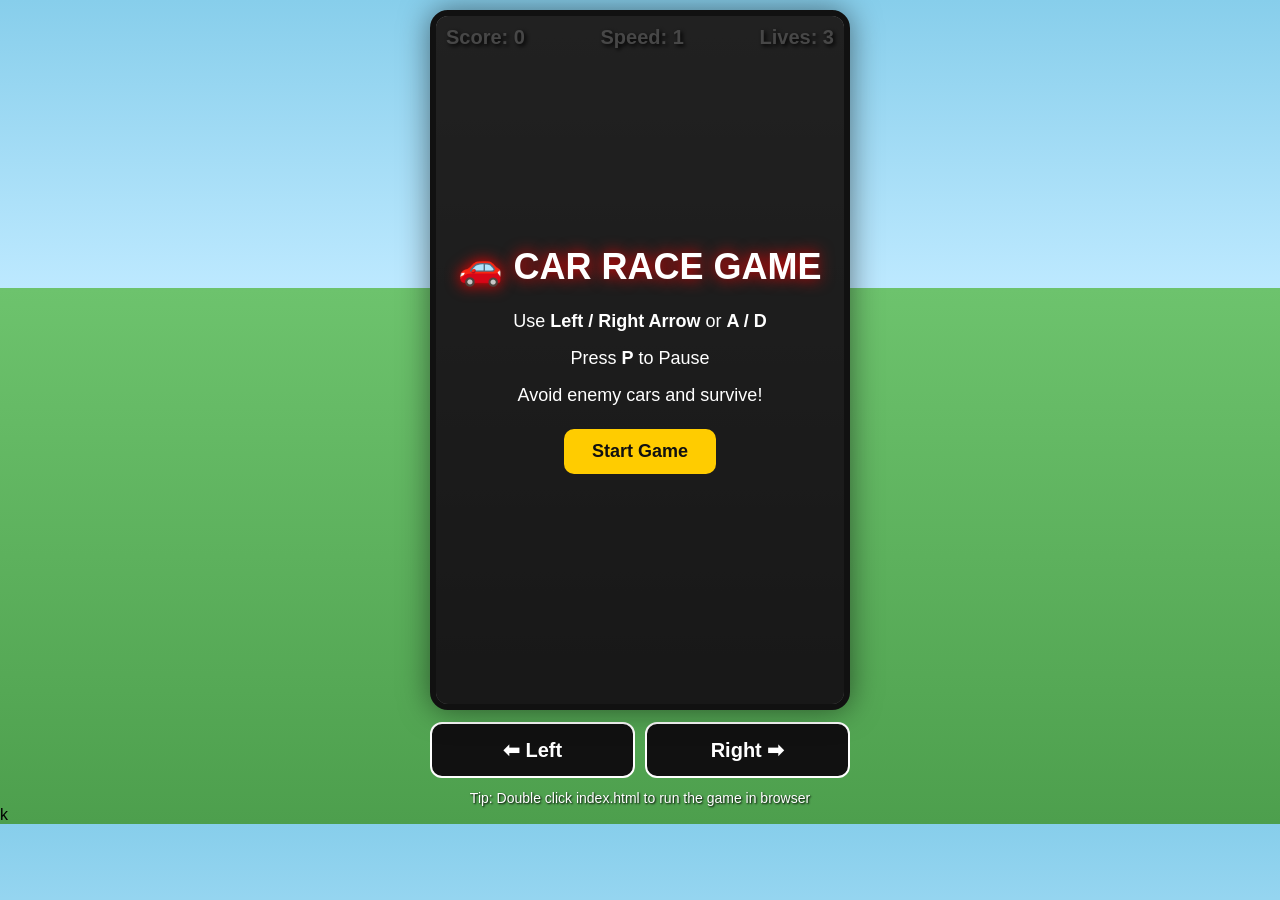
<file: car_race_game/index.html>
<!DOCTYPE html>
<html lang="en">
<head>
  <meta charset="UTF-8" />
  <meta name="viewport" content="width=device-width, initial-scale=1.0" />
  <title>Animated Car Race Game</title>
  <style>
    * {
      box-sizing: border-box;
      margin: 0;
      padding: 0;
    }

    body {
      background: linear-gradient(to bottom, #87ceeb 0%, #bde9ff 35%, #6dc36d 35%, #4d9f4d 100%);
      overflow: hidden;
      font-family: Arial, sans-serif;
      user-select: none;
    }

    #gameContainer {
      position: relative;
      width: 420px;
      height: 700px;
      margin: 10px auto;
      border: 6px solid #111;
      border-radius: 18px;
      overflow: hidden;
      background: #444;
      box-shadow: 0 0 30px rgba(0,0,0,0.5);
    }

    canvas {
      display: block;
      background: linear-gradient(to bottom, #777, #555);
    }

    #ui {
      position: absolute;
      top: 10px;
      left: 10px;
      right: 10px;
      display: flex;
      justify-content: space-between;
      color: white;
      font-weight: bold;
      z-index: 10;
      pointer-events: none;
      text-shadow: 2px 2px 4px black;
      font-size: 20px;
    }

    #startScreen, #gameOverScreen, #pauseScreen {
      position: absolute;
      inset: 0;
      background: rgba(0,0,0,0.72);
      color: white;
      display: flex;
      flex-direction: column;
      justify-content: center;
      align-items: center;
      z-index: 20;
      text-align: center;
      padding: 20px;
    }

    #pauseScreen {
      display: none;
    }

    #gameOverScreen {
      display: none;
    }

    h1 {
      font-size: 36px;
      margin-bottom: 15px;
      text-shadow: 0 0 15px red;
    }

    h2 {
      margin-bottom: 10px;
      font-size: 30px;
    }

    p {
      margin: 8px 0;
      font-size: 18px;
    }

    button {
      margin-top: 15px;
      padding: 12px 28px;
      font-size: 18px;
      border: none;
      border-radius: 10px;
      background: #ffcc00;
      color: #111;
      cursor: pointer;
      font-weight: bold;
      transition: 0.2s;
    }

    button:hover {
      background: #ffd93d;
      transform: scale(1.05);
    }

    #mobileControls {
      width: 420px;
      margin: 12px auto;
      display: flex;
      justify-content: space-between;
      gap: 10px;
    }

    #mobileControls button {
      flex: 1;
      padding: 14px;
      font-size: 20px;
      background: #111;
      color: white;
      border: 2px solid #fff;
      border-radius: 12px;
      margin-top: 0;
    }

    #mobileControls button:active {
      transform: scale(0.96);
      background: #333;
    }

    .note {
      text-align: center;
      color: #fff;
      font-size: 14px;
      margin-top: 5px;
      text-shadow: 1px 1px 2px black;
    }
  </style>
</head>
<body>

  <div id="gameContainer">
    <div id="ui">
      <div>Score: <span id="score">0</span></div>
      <div>Speed: <span id="speed">1</span></div>
      <div>Lives: <span id="lives">3</span></div>
    </div>

    <canvas id="gameCanvas" width="420" height="700"></canvas>

    <div id="startScreen">
      <h1>🚗 CAR RACE GAME</h1>
      <p>Use <b>Left / Right Arrow</b> or <b>A / D</b></p>
      <p>Press <b>P</b> to Pause</p>
      <p>Avoid enemy cars and survive!</p>
      <button onclick="startGame()">Start Game</button>
    </div>

    <div id="pauseScreen">
      <h2>⏸ Paused</h2>
      <p>Press P to Resume</p>
    </div>

    <div id="gameOverScreen">
      <h2>💥 Game Over</h2>
      <p>Your Score: <span id="finalScore">0</span></p>
      <button onclick="restartGame()">Restart</button>
    </div>
  </div>

  <div id="mobileControls">
    <button id="leftBtn">⬅ Left</button>
    <button id="rightBtn">Right ➡</button>
  </div>

  <div class="note">Tip: Double click index.html to run the game in browser</div>

  <script>
    const canvas = document.getElementById("gameCanvas");
    const ctx = canvas.getContext("2d");

    const scoreEl = document.getElementById("score");
    const speedEl = document.getElementById("speed");
    const livesEl = document.getElementById("lives");
    const finalScoreEl = document.getElementById("finalScore");

    const startScreen = document.getElementById("startScreen");
    const gameOverScreen = document.getElementById("gameOverScreen");
    const pauseScreen = document.getElementById("pauseScreen");

    const leftBtn = document.getElementById("leftBtn");
    const rightBtn = document.getElementById("rightBtn");

    const roadX = 70;
    const roadWidth = 280;
    const laneCount = 3;
    const laneWidth = roadWidth / laneCount;

    let gameRunning = false;
    let isPaused = false;
    let animationId = null;

    let score = 0;
    let speed = 6;
    let lives = 3;
    let frame = 0;
    let roadLineOffset = 0;
    let stars = [];
    let particles = [];

    const keys = {
      left: false,
      right: false
    };

    const player = {
      x: roadX + laneWidth + 10,
      y: 560,
      width: 55,
      height: 105,
      color: "#00e5ff",
      glow: 0,
      lane: 1
    };

    let enemies = [];

    function createStars() {
      stars = [];
      for (let i = 0; i < 40; i++) {
        stars.push({
          x: Math.random() * canvas.width,
          y: Math.random() * 250,
          r: Math.random() * 2 + 1
        });
      }
    }

    function drawSkyAndGrass() {
      const sky = ctx.createLinearGradient(0, 0, 0, 250);
      sky.addColorStop(0, "#6dcfff");
      sky.addColorStop(1, "#d8f3ff");
      ctx.fillStyle = sky;
      ctx.fillRect(0, 0, canvas.width, 250);

      ctx.fillStyle = "#5ab85a";
      ctx.fillRect(0, 250, roadX, canvas.height - 250);
      ctx.fillRect(roadX + roadWidth, 250, canvas.width - (roadX + roadWidth), canvas.height - 250);

      ctx.fillStyle = "rgba(255,255,255,0.8)";
      for (const s of stars) {
        ctx.beginPath();
        ctx.arc(s.x, s.y, s.r, 0, Math.PI * 2);
        ctx.fill();
      }
    }

    function drawRoad() {
      ctx.fillStyle = "#3c3c3c";
      ctx.fillRect(roadX, 0, roadWidth, canvas.height);

      // Road borders
      ctx.fillStyle = "#fff";
      ctx.fillRect(roadX, 0, 6, canvas.height);
      ctx.fillRect(roadX + roadWidth - 6, 0, 6, canvas.height);

      // Lane lines
      ctx.fillStyle = "#f8f8f8";
      for (let i = 1; i < laneCount; i++) {
        for (let y = -40 + roadLineOffset; y < canvas.height; y += 80) {
          ctx.fillRect(roadX + i * laneWidth - 4, y, 8, 42);
        }
      }

      // Road side motion effect
      for (let y = 0; y < canvas.height; y += 40) {
        ctx.fillStyle = (Math.floor((y + roadLineOffset) / 40) % 2 === 0) ? "#ff3333" : "#ffffff";
        ctx.fillRect(roadX - 12, y, 12, 20);
        ctx.fillRect(roadX + roadWidth, y, 12, 20);
      }
    }

    function drawCar(x, y, width, height, color, isPlayer = false) {
      // Glow
      if (isPlayer) {
        ctx.save();
        ctx.shadowColor = color;
        ctx.shadowBlur = 20 + Math.sin(frame * 0.15) * 5;
      }

      // Car body
      ctx.fillStyle = color;
      roundRect(ctx, x, y, width, height, 12, true, false);

      // Windshield
      ctx.fillStyle = "#222";
      roundRect(ctx, x + 10, y + 12, width - 20, 20, 8, true, false);
      roundRect(ctx, x + 12, y + 55, width - 24, 18, 8, true, false);

      // Lights
      ctx.fillStyle = "#fff799";
      ctx.fillRect(x + 8, y + 5, 10, 8);
      ctx.fillRect(x + width - 18, y + 5, 10, 8);

      ctx.fillStyle = "#ff2d2d";
      ctx.fillRect(x + 8, y + height - 12, 10, 8);
      ctx.fillRect(x + width - 18, y + height - 12, 10, 8);

      // Wheels
      ctx.fillStyle = "#111";
      ctx.fillRect(x - 5, y + 15, 7, 24);
      ctx.fillRect(x - 5, y + height - 39, 7, 24);
      ctx.fillRect(x + width - 2, y + 15, 7, 24);
      ctx.fillRect(x + width - 2, y + height - 39, 7, 24);

      // Player turbo flame
      if (isPlayer) {
        ctx.fillStyle = `rgba(255, ${120 + Math.sin(frame * 0.4) * 80}, 0, 0.9)`;
        ctx.beginPath();
        ctx.moveTo(x + width/2 - 8, y + height);
        ctx.lineTo(x + width/2, y + height + 18 + Math.sin(frame * 0.5) * 4);
        ctx.lineTo(x + width/2 + 8, y + height);
        ctx.fill();
        ctx.restore();
      }
    }

    function roundRect(ctx, x, y, w, h, r, fill, stroke) {
      if (w < 2 * r) r = w / 2;
      if (h < 2 * r) r = h / 2;
      ctx.beginPath();
      ctx.moveTo(x+r, y);
      ctx.arcTo(x+w, y, x+w, y+h, r);
      ctx.arcTo(x+w, y+h, x, y+h, r);
      ctx.arcTo(x, y+h, x, y, r);
      ctx.arcTo(x, y, x+w, y, r);
      ctx.closePath();
      if (fill) ctx.fill();
      if (stroke) ctx.stroke();
    }

    function spawnEnemy() {
      const lane = Math.floor(Math.random() * laneCount);
      const colors = ["#ff4444", "#ffd500", "#9b59b6", "#2ecc71", "#ff7f50"];
      enemies.push({
        lane,
        x: roadX + lane * laneWidth + (laneWidth - 55) / 2,
        y: -120,
        width: 55,
        height: 105,
        speed: speed + Math.random() * 3,
        color: colors[Math.floor(Math.random() * colors.length)]
      });
    }

    function updatePlayer() {
      if (keys.left) {
        player.x -= 8;
      }
      if (keys.right) {
        player.x += 8;
      }

      const minX = roadX + 8;
      const maxX = roadX + roadWidth - player.width - 8;

      if (player.x < minX) player.x = minX;
      if (player.x > maxX) player.x = maxX;
    }

    function updateEnemies() {
      for (let i = enemies.length - 1; i >= 0; i--) {
        enemies[i].y += enemies[i].speed;

        if (enemies[i].y > canvas.height + 120) {
          enemies.splice(i, 1);
          score += 10;
        }
      }
    }

    function drawEnemies() {
      for (const enemy of enemies) {
        drawCar(enemy.x, enemy.y, enemy.width, enemy.height, enemy.color, false);
      }
    }

    function checkCollision(a, b) {
      return (
        a.x < b.x + b.width &&
        a.x + a.width > b.x &&
        a.y < b.y + b.height &&
        a.y + a.height > b.y
      );
    }

    function createExplosion(x, y) {
      for (let i = 0; i < 25; i++) {
        particles.push({
          x,
          y,
          dx: (Math.random() - 0.5) * 8,
          dy: (Math.random() - 0.5) * 8,
          size: Math.random() * 6 + 2,
          life: 30
        });
      }
    }

    function updateParticles() {
      for (let i = particles.length - 1; i >= 0; i--) {
        const p = particles[i];
        p.x += p.dx;
        p.y += p.dy;
        p.life--;
        p.size *= 0.95;

        if (p.life <= 0) {
          particles.splice(i, 1);
        }
      }
    }

    function drawParticles() {
      for (const p of particles) {
        ctx.fillStyle = `rgba(255, ${Math.floor(Math.random()*180)}, 0, ${p.life / 30})`;
        ctx.beginPath();
        ctx.arc(p.x, p.y, p.size, 0, Math.PI * 2);
        ctx.fill();
      }
    }

    function handleCollisions() {
      for (let i = enemies.length - 1; i >= 0; i--) {
        if (checkCollision(player, enemies[i])) {
          createExplosion(player.x + player.width / 2, player.y + player.height / 2);
          enemies.splice(i, 1);
          lives--;
          livesEl.textContent = lives;

          if (lives <= 0) {
            endGame();
            return;
          }
        }
      }
    }

    function drawPlayer() {
      drawCar(player.x, player.y, player.width, player.height, player.color, true);
    }

    function drawFlashEffect() {
      if (particles.length > 0) {
        ctx.fillStyle = "rgba(255,255,255,0.05)";
        ctx.fillRect(0, 0, canvas.width, canvas.height);
      }
    }

    function gameLoop() {
      if (!gameRunning || isPaused) return;

      frame++;
      ctx.clearRect(0, 0, canvas.width, canvas.height);

      roadLineOffset += speed;
      if (roadLineOffset > 80) roadLineOffset = 0;

      if (frame % 45 === 0) {
        spawnEnemy();
      }

      if (frame % 300 === 0) {
        speed += 0.5;
      }

      drawSkyAndGrass();
      drawRoad();
      updatePlayer();
      updateEnemies();
      updateParticles();
      handleCollisions();

      drawEnemies();
      drawPlayer();
      drawParticles();
      drawFlashEffect();

      score += 0.1;

      scoreEl.textContent = Math.floor(score);
      speedEl.textContent = speed.toFixed(1);
      livesEl.textContent = lives;

      animationId = requestAnimationFrame(gameLoop);
    }

    function startGame() {
      startScreen.style.display = "none";
      gameOverScreen.style.display = "none";
      pauseScreen.style.display = "none";

      gameRunning = true;
      isPaused = false;
      resetGameData();
      gameLoop();
    }

    function resetGameData() {
      score = 0;
      speed = 6;
      lives = 3;
      frame = 0;
      roadLineOffset = 0;
      enemies = [];
      particles = [];
      player.x = roadX + laneWidth + 10;

      scoreEl.textContent = "0";
      speedEl.textContent = "1";
      livesEl.textContent = "3";

      createStars();
    }

    function restartGame() {
      cancelAnimationFrame(animationId);
      startGame();
    }

    function endGame() {
      gameRunning = false;
      finalScoreEl.textContent = Math.floor(score);
      gameOverScreen.style.display = "flex";
      cancelAnimationFrame(animationId);
    }

    function togglePause() {
      if (!gameRunning) return;

      isPaused = !isPaused;
      pauseScreen.style.display = isPaused ? "flex" : "none";

      if (!isPaused) {
        gameLoop();
      }
    }

    document.addEventListener("keydown", (e) => {
      if (e.key === "ArrowLeft" || e.key.toLowerCase() === "a") {
        keys.left = true;
      }
      if (e.key === "ArrowRight" || e.key.toLowerCase() === "d") {
        keys.right = true;
      }
      if (e.key.toLowerCase() === "p") {
        togglePause();
      }
    });

    document.addEventListener("keyup", (e) => {
      if (e.key === "ArrowLeft" || e.key.toLowerCase() === "a") {
        keys.left = false;
      }
      if (e.key === "ArrowRight" || e.key.toLowerCase() === "d") {
        keys.right = false;
      }
    });

    // Mobile button support
    leftBtn.addEventListener("touchstart", () => keys.left = true);
    leftBtn.addEventListener("touchend", () => keys.left = false);
    rightBtn.addEventListener("touchstart", () => keys.right = true);
    rightBtn.addEventListener("touchend", () => keys.right = false);

    leftBtn.addEventListener("mousedown", () => keys.left = true);
    leftBtn.addEventListener("mouseup", () => keys.left = false);
    rightBtn.addEventListener("mousedown", () => keys.right = true);
    rightBtn.addEventListener("mouseup", () => keys.right = false);

    leftBtn.addEventListener("mouseleave", () => keys.left = false);
    rightBtn.addEventListener("mouseleave", () => keys.right = false);

    createStars();
  </script>
</body>
</html>k
</file>
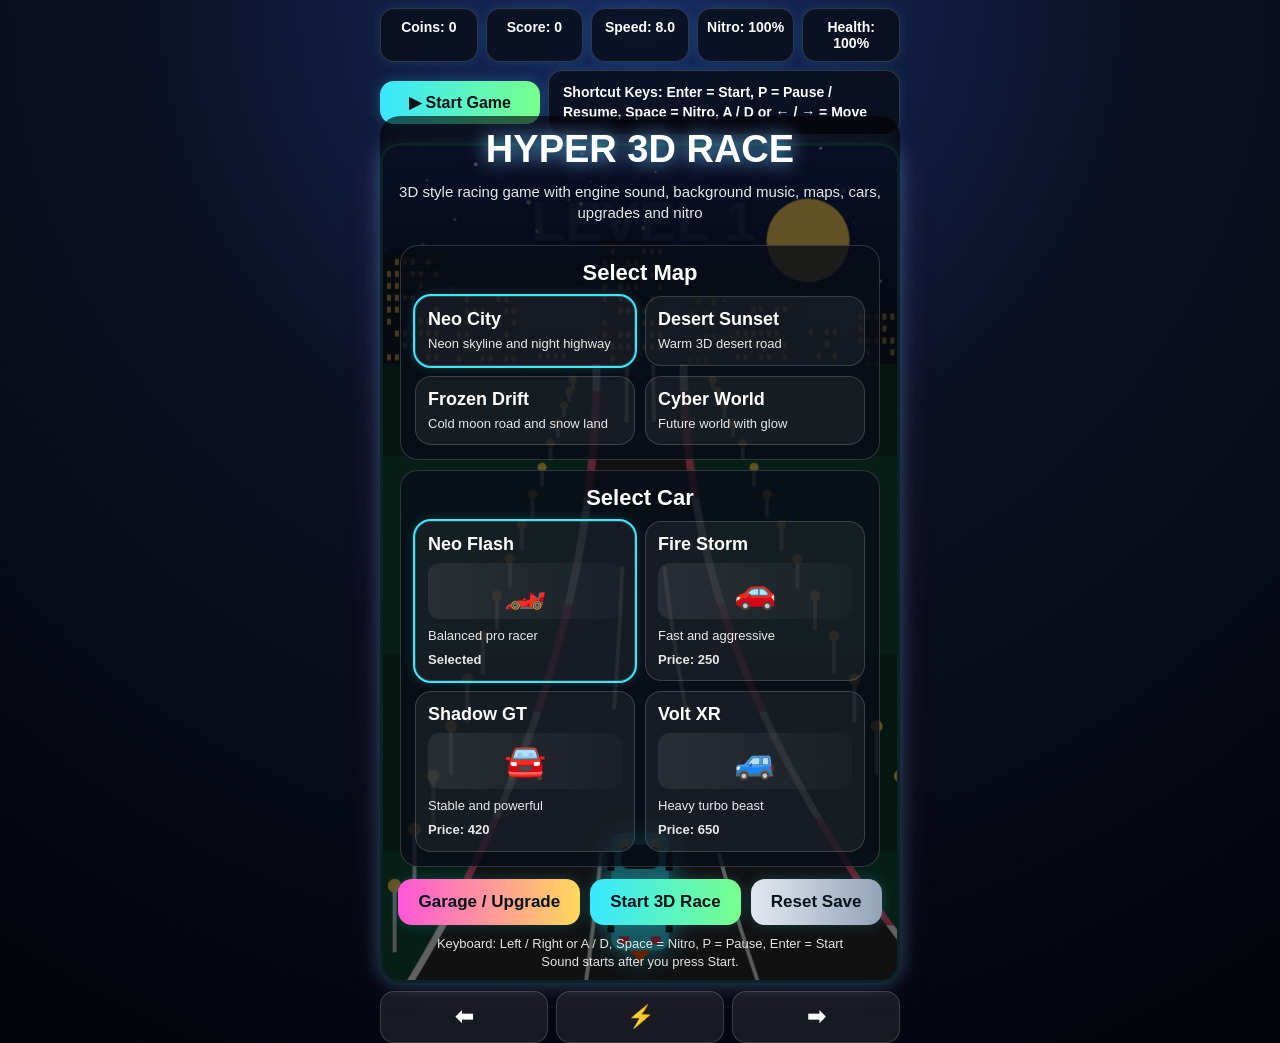
<file: hyper_3d_race/index.html>
<!DOCTYPE html>
<html lang="en">
<head>
  <meta charset="UTF-8" />
  <meta name="viewport" content="width=device-width, initial-scale=1.0" />
  <title>Hyper 3D Racing</title>
  <style>
    * { box-sizing: border-box; margin: 0; padding: 0; }
    :root{
      --cyan:#38e8ff;
      --pink:#ff56d8;
      --yellow:#ffd85b;
      --green:#78ff8c;
      --panel:rgba(8,14,24,.78);
      --border:rgba(255,255,255,.16);
    }
    body{
      background: radial-gradient(circle at top,#182b63 0%,#0b1022 42%,#02040a 100%);
      font-family: Arial, sans-serif;
      color:#fff;
      overflow:hidden;
      user-select:none;
    }
    .app{
      width: 520px;
      margin: 8px auto;
      position: relative;
    }
    .topbar{
      display:grid;
      grid-template-columns:repeat(5,1fr);
      gap:8px;
      margin-bottom:8px;
    }
    .pill{
      background:var(--panel);
      border:1px solid var(--border);
      border-radius:14px;
      text-align:center;
      padding:10px 6px;
      font-weight:700;
      box-shadow:0 0 12px rgba(56,232,255,.12);
      backdrop-filter: blur(4px);
      font-size:14px;
    }

    .quickbar{
      display:flex;
      gap:8px;
      align-items:center;
      margin-bottom:8px;
    }

    #topStartBtn{
      min-width:160px;
      padding:12px 18px;
      font-size:16px;
      font-weight:800;
      border:none;
      border-radius:14px;
      cursor:pointer;
      color:#06131a;
      background:linear-gradient(90deg,#38e8ff,#78ff8c);
      box-shadow:0 0 14px rgba(56,232,255,.25);
    }

    .shortcutBox{
      flex:1;
      background:rgba(8,14,24,.78);
      border:1px solid rgba(255,255,255,.16);
      border-radius:14px;
      padding:12px 14px;
      font-size:14px;
      font-weight:700;
      color:white;
      box-shadow:0 0 12px rgba(56,232,255,.12);
      line-height: 1.4;
    }

    canvas{
      width:520px;
      height:840px;
      display:block;
      background:#111;
      border-radius:20px;
      border:3px solid rgba(56,232,255,.35);
      box-shadow:
        0 0 18px rgba(56,232,255,.28),
        0 0 38px rgba(255,86,216,.14),
        inset 0 0 30px rgba(0,0,0,.3);
    }
    .overlay{
      position:absolute;
      inset:108px 0 0 0;
      display:none;
      align-items:center;
      justify-content:center;
      flex-direction:column;
      background:rgba(0,0,0,.62);
      border-radius:20px;
      padding:16px;
      z-index:10;
      overflow:auto;
      text-align:center;
    }
    .overlay.show{ display:flex; }
    .title{
      font-size:38px;
      font-weight:900;
      margin-bottom:10px;
      text-shadow:0 0 18px rgba(56,232,255,.75),0 0 26px rgba(255,86,216,.4);
    }
    .sub{
      font-size:15px;
      opacity:.9;
      margin-bottom:12px;
      line-height:1.4;
    }
    .panel{
      width:100%;
      max-width:480px;
      background:var(--panel);
      border:1px solid var(--border);
      border-radius:18px;
      padding:14px;
      margin-top:10px;
    }
    .panel h2{
      margin-bottom:10px;
      font-size:22px;
    }
    .grid{
      display:grid;
      grid-template-columns:repeat(2,1fr);
      gap:10px;
    }
    .card{
      background:rgba(255,255,255,.06);
      border:1px solid var(--border);
      border-radius:16px;
      padding:12px;
      cursor:pointer;
      transition:.2s;
      text-align:left;
    }
    .card:hover{ transform:translateY(-2px) scale(1.01); }
    .card.active{
      outline:2px solid var(--cyan);
      box-shadow:0 0 14px rgba(56,232,255,.22);
    }
    .card h3{
      font-size:18px;
      margin-bottom:5px;
    }
    .card p{
      font-size:13px;
      opacity:.9;
      line-height:1.35;
    }
    .car-big{
      font-size:34px;
      height:56px;
      display:flex;
      align-items:center;
      justify-content:center;
      margin:8px 0;
      border-radius:12px;
      background:linear-gradient(90deg,rgba(255,255,255,.08),rgba(255,255,255,.02));
    }
    .btnrow{
      display:flex;
      flex-wrap:wrap;
      justify-content:center;
      gap:10px;
      margin-top:12px;
    }
    button{
      border:none;
      cursor:pointer;
      border-radius:14px;
      padding:13px 20px;
      font-size:17px;
      font-weight:800;
      color:#06131a;
      background:linear-gradient(90deg,var(--cyan),var(--green));
      box-shadow:0 0 14px rgba(56,232,255,.2);
      transition:.18s;
    }
    button:hover{ transform:scale(1.04); }
    .btn2{ background:linear-gradient(90deg,var(--pink),var(--yellow)); }
    .btn3{ background:linear-gradient(90deg,#e2e8f0,#94a3b8); }
    .small{ padding:10px 14px; font-size:14px; }
    .shop-row{
      display:flex;
      justify-content:space-between;
      gap:10px;
      align-items:center;
      border-bottom:1px solid rgba(255,255,255,.08);
      padding:10px 0;
    }
    .shop-row:last-child{ border-bottom:none; }
    .left h4{ margin-bottom:4px; font-size:17px; }
    .left p{ font-size:13px; opacity:.9; }
    .bar{
      height:14px;
      width:100%;
      margin-top:6px;
      border-radius:999px;
      overflow:hidden;
      background:rgba(255,255,255,.08);
      border:1px solid rgba(255,255,255,.12);
    }
    .fill{
      height:100%;
      width:0%;
      background:linear-gradient(90deg,var(--cyan),var(--yellow),var(--pink));
    }
    .controls{
      width:520px;
      margin:8px auto 0;
      display:flex;
      gap:8px;
    }
    .controls button{
      flex:1;
      color:#fff;
      background:rgba(255,255,255,.08);
      border:1px solid rgba(255,255,255,.15);
      box-shadow:none;
      font-size:22px;
      padding:12px;
    }
    .note{
      font-size:13px;
      margin-top:10px;
      opacity:.88;
      line-height:1.4;
    }
    @media (max-width:560px){
      .app,.controls,canvas{ width:100%; }
      .topbar{ grid-template-columns:repeat(2,1fr); }
      .quickbar{
        flex-direction:column;
        align-items:stretch;
      }
      canvas{ height:auto; }
    }
  </style>
</head>
<body>
  <div class="app">
    <div class="topbar">
      <div class="pill">Coins: <span id="coinsText">0</span></div>
      <div class="pill">Score: <span id="scoreText">0</span></div>
      <div class="pill">Speed: <span id="speedText">0</span></div>
      <div class="pill">Nitro: <span id="nitroText">0</span>%</div>
      <div class="pill">Health: <span id="healthText">100</span>%</div>
    </div>

    <div class="quickbar">
      <button id="topStartBtn">▶ Start Game</button>
      <div class="shortcutBox">
        Shortcut Keys: <b>Enter</b> = Start, <b>P</b> = Pause / Resume,
        <b>Space</b> = Nitro, <b>A / D</b> or <b>← / →</b> = Move
      </div>
    </div>

    <canvas id="game" width="520" height="840"></canvas>

    <div id="menu" class="overlay show">
      <div class="title">HYPER 3D RACE</div>
      <div class="sub">3D style racing game with engine sound, background music, maps, cars, upgrades and nitro</div>

      <div class="panel">
        <h2>Select Map</h2>
        <div id="mapGrid" class="grid"></div>
      </div>

      <div class="panel">
        <h2>Select Car</h2>
        <div id="carGrid" class="grid"></div>
      </div>

      <div class="btnrow">
        <button id="garageBtn" class="btn2">Garage / Upgrade</button>
        <button id="startBtn">Start 3D Race</button>
        <button id="resetBtn" class="btn3">Reset Save</button>
      </div>

      <div class="note">
        Keyboard: Left / Right or A / D, Space = Nitro, P = Pause, Enter = Start<br>
        Sound starts after you press Start.
      </div>
    </div>

    <div id="garage" class="overlay">
      <div class="title">GARAGE</div>
      <div class="panel">
        <div class="shop-row">
          <div class="left">
            <h4>Engine Upgrade</h4>
            <p>Higher top speed</p>
            <div class="bar"><div id="engineFill" class="fill"></div></div>
          </div>
          <button id="engineBtn" class="small">Buy</button>
        </div>
        <div class="shop-row">
          <div class="left">
            <h4>Armor Upgrade</h4>
            <p>Less crash damage</p>
            <div class="bar"><div id="armorFill" class="fill"></div></div>
          </div>
          <button id="armorBtn" class="small btn2">Buy</button>
        </div>
        <div class="shop-row">
          <div class="left">
            <h4>Nitro Upgrade</h4>
            <p>More boost capacity</p>
            <div class="bar"><div id="nitroFill" class="fill"></div></div>
          </div>
          <button id="nitroBtn" class="small">Buy</button>
        </div>
        <div class="shop-row">
          <div class="left">
            <h4>Handling Upgrade</h4>
            <p>Better movement control</p>
            <div class="bar"><div id="handlingFill" class="fill"></div></div>
          </div>
          <button id="handlingBtn" class="small btn2">Buy</button>
        </div>
      </div>
      <div class="btnrow">
        <button id="backBtn">Back to Menu</button>
      </div>
    </div>

    <div id="pause" class="overlay">
      <div class="title">PAUSED</div>
      <div class="panel"><p>Press P to resume</p></div>
      <div class="btnrow">
        <button id="resumeBtn">Resume</button>
        <button id="quitBtn" class="btn2">Quit to Menu</button>
      </div>
    </div>

    <div id="gameOver" class="overlay">
      <div class="title">GAME OVER</div>
      <div class="panel">
        <p style="font-size:22px;margin-bottom:8px;">Final Score: <span id="finalScore">0</span></p>
        <p style="font-size:18px;">Coins Earned: <span id="finalCoins">0</span></p>
      </div>
      <div class="btnrow">
        <button id="retryBtn">Retry</button>
        <button id="menuBtn" class="btn2">Menu</button>
      </div>
    </div>
  </div>

  <div class="controls">
    <button id="leftMobile">⬅</button>
    <button id="nitroMobile">⚡</button>
    <button id="rightMobile">➡</button>
  </div>

  <script>
    const canvas = document.getElementById("game");
    const ctx = canvas.getContext("2d");
    const W = canvas.width, H = canvas.height;

    const ui = {
      coinsText: document.getElementById("coinsText"),
      scoreText: document.getElementById("scoreText"),
      speedText: document.getElementById("speedText"),
      nitroText: document.getElementById("nitroText"),
      healthText: document.getElementById("healthText"),
      finalScore: document.getElementById("finalScore"),
      finalCoins: document.getElementById("finalCoins"),
      engineFill: document.getElementById("engineFill"),
      armorFill: document.getElementById("armorFill"),
      nitroFill: document.getElementById("nitroFill"),
      handlingFill: document.getElementById("handlingFill"),
    };

    const overlays = {
      menu: document.getElementById("menu"),
      garage: document.getElementById("garage"),
      pause: document.getElementById("pause"),
      gameOver: document.getElementById("gameOver"),
    };

    const maps = [
      { id:"city", name:"Neo City", desc:"Neon skyline and night highway", skyTop:"#162860", skyBottom:"#03060f", sun:"#ffd75e", side1:"#0f503a", side2:"#0e3b2e", building:true, snow:false },
      { id:"desert", name:"Desert Sunset", desc:"Warm 3D desert road", skyTop:"#7a3c18", skyBottom:"#14070a", sun:"#ffb35a", side1:"#a66825", side2:"#8a531e", building:false, snow:false },
      { id:"snow", name:"Frozen Drift", desc:"Cold moon road and snow land", skyTop:"#6284b8", skyBottom:"#0a0f19", sun:"#d9f6ff", side1:"#e8f1ff", side2:"#d6e5ff", building:false, snow:true },
      { id:"cyber", name:"Cyber World", desc:"Future world with glow", skyTop:"#31195d", skyBottom:"#04010b", sun:"#ff59d8", side1:"#111a35", side2:"#0b1327", building:true, snow:false }
    ];

    const cars = [
      { id:"neo", name:"Neo Flash", emoji:"🏎️", color:"#38e8ff", speed:1.00, armor:1.00, handling:1.00, nitro:1.00, price:0, desc:"Balanced pro racer" },
      { id:"fire", name:"Fire Storm", emoji:"🚗", color:"#ff7a2f", speed:1.18, armor:0.90, handling:0.95, nitro:1.05, price:250, desc:"Fast and aggressive" },
      { id:"shadow", name:"Shadow GT", emoji:"🚘", color:"#b16cff", speed:1.05, armor:1.15, handling:1.05, nitro:0.98, price:420, desc:"Stable and powerful" },
      { id:"volt", name:"Volt XR", emoji:"🚙", color:"#7fff92", speed:0.96, armor:1.28, handling:0.90, nitro:1.15, price:650, desc:"Heavy turbo beast" }
    ];

    function loadSave(){
      const base = {
        coins: 0,
        selectedMap: "city",
        selectedCar: "neo",
        ownedCars: ["neo"],
        upgrades: { engine:0, armor:0, nitro:0, handling:0 }
      };
      try{
        const raw = JSON.parse(localStorage.getItem("hyper3d_race_save"));
        return raw ? { ...base, ...raw, upgrades:{...base.upgrades, ...(raw.upgrades||{})} } : base;
      }catch{
        return base;
      }
    }
    let save = loadSave();
    function saveGame(){
      localStorage.setItem("hyper3d_race_save", JSON.stringify(save));
    }

    const state = {
      running:false,
      paused:false,
      frame:0,
      score:0,
      sessionCoins:0,
      speed:0,
      targetSpeed:0,
      nitro:100,
      health:100,
      roadCurve:0,
      targetCurve:0,
      distance:0,
      shake:0,
      flash:0,
      turbo:false,
      keys:{left:false,right:false,turbo:false},
      playerX:0,
      playerY:H-150,
      playerTilt:0,
      playerWidth:58,
      playerHeight:118,
      enemies:[],
      coins:[],
      particles:[],
      roadsideObjects:[],
      stars:[],
      mountains:[],
      buildings:[],
      audioReady:false,
      audio:null,
      animationId:null
    };

    function currentMap(){ return maps.find(m=>m.id===save.selectedMap) || maps[0]; }
    function currentCar(){ return cars.find(c=>c.id===save.selectedCar) || cars[0]; }

    function buildGrid(id, items, activeId, clickFn, renderFn){
      const el = document.getElementById(id);
      el.innerHTML = "";
      items.forEach(item=>{
        const div = document.createElement("div");
        div.className = "card" + (item.id === activeId ? " active" : "");
        div.innerHTML = renderFn(item);
        div.onclick = ()=>clickFn(item);
        el.appendChild(div);
      });
    }

    function buildMenus(){
      buildGrid("mapGrid", maps, save.selectedMap, (item)=>{
        save.selectedMap = item.id;
        saveGame();
        buildMenus();
      }, item => `
        <h3>${item.name}</h3>
        <p>${item.desc}</p>
      `);

      buildGrid("carGrid", cars, save.selectedCar, (item)=>{
        if(save.ownedCars.includes(item.id)){
          save.selectedCar = item.id;
          saveGame();
          buildMenus();
        }else{
          if(save.coins >= item.price){
            const ok = confirm("Buy " + item.name + " for " + item.price + " coins?");
            if(ok){
              save.coins -= item.price;
              save.ownedCars.push(item.id);
              save.selectedCar = item.id;
              saveGame();
              updateUI();
              buildMenus();
            }
          }else{
            alert("Not enough coins");
          }
        }
      }, item => `
        <h3>${item.name}</h3>
        <div class="car-big">${item.emoji}</div>
        <p>${item.desc}</p>
        <p style="margin-top:6px;font-weight:bold;">
          ${save.ownedCars.includes(item.id) ? (save.selectedCar===item.id ? "Selected" : "Owned") : ("Price: " + item.price)}
        </p>
      `);
    }

    function updateUI(){
      ui.coinsText.textContent = save.coins;
      ui.scoreText.textContent = Math.floor(state.score);
      ui.speedText.textContent = state.speed.toFixed(1);
      ui.nitroText.textContent = Math.floor(Math.max(0,state.nitro));
      ui.healthText.textContent = Math.floor(Math.max(0,state.health));
    }

    function upgradeCost(type){ return 120 + save.upgrades[type] * 120; }
    function upgradeText(type){ return save.upgrades[type] >= 5 ? "MAX" : "Buy " + upgradeCost(type); }

    function updateGarageUI(){
      ui.engineFill.style.width = (save.upgrades.engine/5)*100 + "%";
      ui.armorFill.style.width = (save.upgrades.armor/5)*100 + "%";
      ui.nitroFill.style.width = (save.upgrades.nitro/5)*100 + "%";
      ui.handlingFill.style.width = (save.upgrades.handling/5)*100 + "%";
      document.getElementById("engineBtn").textContent = upgradeText("engine");
      document.getElementById("armorBtn").textContent = upgradeText("armor");
      document.getElementById("nitroBtn").textContent = upgradeText("nitro");
      document.getElementById("handlingBtn").textContent = upgradeText("handling");
    }

    function buyUpgrade(type){
      if(save.upgrades[type] >= 5) return;
      const cost = upgradeCost(type);
      if(save.coins < cost){
        alert("Not enough coins");
        return;
      }
      save.coins -= cost;
      save.upgrades[type]++;
      saveGame();
      updateUI();
      updateGarageUI();
    }

    function hideAll(){
      Object.values(overlays).forEach(o=>o.classList.remove("show"));
    }

    function setupScene(){
      state.stars = [];
      state.mountains = [];
      state.buildings = [];
      for(let i=0;i<85;i++){
        state.stars.push({ x:Math.random()*W, y:Math.random()*260, r:Math.random()*2+0.6, t:Math.random()*6.28 });
      }
      let mx=-40;
      while(mx<W+100){
        const w=80+Math.random()*120;
        const h=40+Math.random()*110;
        state.mountains.push({x:mx,w,h});
        mx += w*0.65;
      }
      let bx=0;
      while(bx<W+80){
        const bw = 30 + Math.random()*36;
        const bh = 60 + Math.random()*140;
        state.buildings.push({x:bx,w:bw,h:bh,tw:Math.random()*3});
        bx += bw + 8 + Math.random()*14;
      }
    }

    function resetGameState(){
      state.frame = 0;
      state.score = 0;
      state.sessionCoins = 0;
      state.speed = 8;
      state.targetSpeed = 8;
      state.nitro = 100 + save.upgrades.nitro * 10;
      state.health = 100;
      state.roadCurve = 0;
      state.targetCurve = 0;
      state.distance = 0;
      state.shake = 0;
      state.flash = 0;
      state.turbo = false;
      state.playerX = 0;
      state.playerTilt = 0;
      state.enemies = [];
      state.coins = [];
      state.particles = [];
      state.roadsideObjects = [];
      setupScene();
      updateUI();
    }

    function initAudio(){
      if(state.audioReady) return;
      const AC = window.AudioContext || window.webkitAudioContext;
      if(!AC) return;
      const ac = new AC();
      const master = ac.createGain();
      master.gain.value = 0.12;
      master.connect(ac.destination);

      const music1 = ac.createOscillator();
      const music2 = ac.createOscillator();
      const musicGain = ac.createGain();
      music1.type = "triangle";
      music2.type = "sine";
      musicGain.gain.value = 0.0001;
      music1.frequency.value = 220;
      music2.frequency.value = 330;
      music1.connect(musicGain);
      music2.connect(musicGain);
      musicGain.connect(master);
      music1.start();
      music2.start();

      const engineOsc = ac.createOscillator();
      const engineGain = ac.createGain();
      engineOsc.type = "sawtooth";
      engineGain.gain.value = 0.0001;
      engineOsc.connect(engineGain);
      engineGain.connect(master);
      engineOsc.start();

      state.audio = { ac, master, music1, music2, musicGain, engineOsc, engineGain };
      state.audioReady = true;
    }

    function resumeAudio(){
      if(state.audioReady && state.audio.ac.state === "suspended"){
        state.audio.ac.resume();
      }
    }

    function updateAudio(){
      if(!state.audioReady) return;
      const a = state.audio;
      const t = a.ac.currentTime;

      const mapMood = currentMap().id === "desert" ? 196 :
                      currentMap().id === "snow" ? 262 :
                      currentMap().id === "cyber" ? 294 : 220;

      a.music1.frequency.setTargetAtTime(mapMood + Math.sin(state.frame*0.01)*14, t, 0.12);
      a.music2.frequency.setTargetAtTime(mapMood*1.5 + Math.cos(state.frame*0.013)*20, t, 0.12);
      a.musicGain.gain.setTargetAtTime(state.running ? 0.018 : 0.006, t, 0.2);

      const freq = 90 + state.speed * 10 + (state.turbo ? 65 : 0);
      a.engineOsc.frequency.setTargetAtTime(freq, t, 0.05);
      a.engineGain.gain.setTargetAtTime(state.running ? 0.04 : 0.0001, t, 0.06);
    }

    function beep(freq=600, dur=0.08, type="sine", vol=0.08){
      if(!state.audioReady) return;
      const { ac, master } = state.audio;
      const osc = ac.createOscillator();
      const gain = ac.createGain();
      osc.type = type;
      osc.frequency.value = freq;
      gain.gain.value = vol;
      osc.connect(gain);
      gain.connect(master);
      osc.start();
      gain.gain.exponentialRampToValueAtTime(0.0001, ac.currentTime + dur);
      osc.stop(ac.currentTime + dur);
    }

    function noiseBurst(dur=0.14, vol=0.12){
      if(!state.audioReady) return;
      const { ac, master } = state.audio;
      const buffer = ac.createBuffer(1, ac.sampleRate * dur, ac.sampleRate);
      const data = buffer.getChannelData(0);
      for(let i=0;i<data.length;i++){
        data[i] = (Math.random()*2-1) * (1 - i/data.length);
      }
      const src = ac.createBufferSource();
      const gain = ac.createGain();
      src.buffer = buffer;
      gain.gain.value = vol;
      src.connect(gain);
      gain.connect(master);
      src.start();
    }

    function rr(x,y,w,h,r,color){
      ctx.fillStyle = color;
      ctx.beginPath();
      ctx.moveTo(x+r,y);
      ctx.lineTo(x+w-r,y);
      ctx.quadraticCurveTo(x+w,y,x+w,y+r);
      ctx.lineTo(x+w,y+h-r);
      ctx.quadraticCurveTo(x+w,y+h,x+w-r,y+h);
      ctx.lineTo(x+r,y+h);
      ctx.quadraticCurveTo(x,y+h,x,y+h-r);
      ctx.lineTo(x,y+r);
      ctx.quadraticCurveTo(x,y,x+r,y);
      ctx.closePath();
      ctx.fill();
    }

    function drawSky(){
      const map = currentMap();
      const g = ctx.createLinearGradient(0,0,0,H);
      g.addColorStop(0,map.skyTop);
      g.addColorStop(0.45,map.skyBottom);
      g.addColorStop(1,"#03050b");
      ctx.fillStyle = g;
      ctx.fillRect(0,0,W,H);

      ctx.fillStyle = map.sun;
      ctx.beginPath();
      ctx.arc(W-90, 95, 42, 0, Math.PI*2);
      ctx.fill();

      if(map.id !== "desert"){
        for(const s of state.stars){
          s.t += 0.025;
          ctx.fillStyle = `rgba(255,255,255,${0.35 + Math.sin(s.t)*0.35})`;
          ctx.beginPath();
          ctx.arc(s.x,s.y,s.r,0,Math.PI*2);
          ctx.fill();
        }
      }

      ctx.fillStyle = map.snow ? "rgba(220,235,255,.75)" : "rgba(18,25,36,.82)";
      for(const m of state.mountains){
        ctx.beginPath();
        ctx.moveTo(m.x,290);
        ctx.lineTo(m.x+m.w/2,290-m.h);
        ctx.lineTo(m.x+m.w,290);
        ctx.closePath();
        ctx.fill();
      }

      if(map.building){
        for(const b of state.buildings){
          const y = 290 - b.h;
          ctx.fillStyle = map.id==="cyber" ? "#090b18" : "#121c2a";
          ctx.fillRect(b.x,y,b.w,b.h);

          for(let wy=y+8; wy<290-5; wy+=12){
            for(let wx=b.x+4; wx<b.x+b.w-4; wx+=8){
              const on = Math.random() > 0.45;
              ctx.fillStyle = on
                ? (map.id==="cyber"
                    ? `rgba(56,232,255,${0.45 + Math.sin(state.frame*0.05+b.tw)*0.35})`
                    : `rgba(255,216,91,${0.45 + Math.sin(state.frame*0.03+b.tw)*0.25})`)
                : "rgba(0,0,0,.18)";
              ctx.fillRect(wx,wy,4,6);
            }
          }
        }
      }
    }

    function drawRoad3D(){
      const map = currentMap();
      const horizon = 220;
      const roadColor = map.id==="snow" ? "#58697a" :
                        map.id==="desert" ? "#413225" :
                        map.id==="cyber" ? "#242436" : "#2c2c30";

      for(let y=horizon; y<H; y++){
        const p = (y - horizon) / (H - horizon);
        const perspective = p * p;
        const roadHalf = 40 + perspective * 220;
        const center = W/2 + state.roadCurve * perspective * 220 + state.playerX * 0.35;
        const left = center - roadHalf;
        const right = center + roadHalf;

        const grass = (Math.floor((state.distance + y*0.09) / 18) % 2 === 0);
        ctx.fillStyle = grass
          ? map.side1
          : map.side2;
        ctx.fillRect(0, y, left, 1);
        ctx.fillRect(right, y, W-right, 1);

        ctx.fillStyle = roadColor;
        ctx.fillRect(left, y, right-left, 1);

        const stripe = (Math.floor((state.distance + y*0.13) / 14) % 2 === 0);
        ctx.fillStyle = stripe ? "#ff5b7e" : "#ffffff";
        ctx.fillRect(left-8, y, 8, 1);
        ctx.fillRect(right, y, 8, 1);

        if((Math.floor((state.distance + y*0.18) / 26) % 2) === 0){
          const laneW = (right-left)/3;
          ctx.fillStyle = map.id==="cyber" ? "#6ff2ff" : "#f4f4f4";
          ctx.fillRect(left + laneW - 2, y, 4, 1);
          ctx.fillRect(left + laneW*2 - 2, y, 4, 1);
        }
      }

      for(let i=0;i<18;i++){
        const z = (i/18 + (state.distance*0.002 % 1));
        const p = z*z;
        const y = 230 + p * 590;
        const center = W/2 + state.roadCurve * p * 220 + state.playerX * 0.35;
        const roadHalf = 40 + p * 220;
        const left = center - roadHalf - 25;
        const right = center + roadHalf + 25;
        const h = 8 + p * 60;

        ctx.fillStyle = map.id==="snow" ? "#eef6ff" : "#cfd8dc";
        ctx.fillRect(left, y-h, 4, h);
        ctx.fillRect(right, y-h, 4, h);

        ctx.fillStyle = map.id==="cyber" ? "#38e8ff" : "#ffd85b";
        ctx.beginPath();
        ctx.arc(left+2, y-h, 4 + p*3, 0, Math.PI*2);
        ctx.arc(right+2, y-h, 4 + p*3, 0, Math.PI*2);
        ctx.fill();
      }
    }

    function drawPlayerCar(){
      const car = currentCar();
      const w = state.playerWidth;
      const h = state.playerHeight;
      const x = W/2 - w/2 + state.playerX;
      const y = state.playerY + Math.sin(state.frame*0.08) * 2;

      ctx.save();
      ctx.translate(x + w/2, y + h/2);
      ctx.rotate(state.playerTilt);
      ctx.translate(-w/2, -h/2);

      ctx.shadowColor = car.color;
      ctx.shadowBlur = 24;

      rr(0,0,w,h,12,car.color);
      rr(10,12,w-20,24,8,"#0c1118");
      rr(12,58,w-24,20,8,"#0c1118");
      rr(7,6,w-14,10,8,"rgba(255,255,255,.12)");

      ctx.fillStyle = "#fff7a8";
      ctx.fillRect(8,6,10,8);
      ctx.fillRect(w-18,6,10,8);

      ctx.fillStyle = "#ff3959";
      ctx.fillRect(8,h-14,10,8);
      ctx.fillRect(w-18,h-14,10,8);

      ctx.fillStyle = "#111";
      ctx.fillRect(-4,18,7,20);
      ctx.fillRect(-4,h-38,7,20);
      ctx.fillRect(w-3,18,7,20);
      ctx.fillRect(w-3,h-38,7,20);

      const flame = state.turbo ? 34 : 16;
      ctx.fillStyle = state.turbo ? "#ff9800" : "#ff5a00";
      ctx.beginPath();
      ctx.moveTo(w/2-10,h);
      ctx.lineTo(w/2,h+flame+Math.sin(state.frame*0.5)*6);
      ctx.lineTo(w/2+10,h);
      ctx.closePath();
      ctx.fill();

      ctx.restore();
    }

    function worldToScreen(objY, laneX){
      const horizon = 220;
      const z = objY;
      const p = Math.max(0.02, Math.min(1, z));
      const y = horizon + p*p*(H-horizon);
      const roadHalf = 40 + p*p*220;
      const center = W/2 + state.roadCurve * p*p * 220 + state.playerX * 0.35;
      const x = center + laneX * roadHalf * 0.6;
      return { x, y, scale: 0.35 + p*1.05, roadHalf };
    }

    function drawEnemy(enemy){
      const s = worldToScreen(enemy.z, enemy.lane);
      const w = 36 * s.scale;
      const h = 72 * s.scale;
      const x = s.x - w/2;
      const y = s.y - h;

      ctx.save();
      ctx.translate(x+w/2, y+h/2);
      ctx.rotate(enemy.tilt);
      ctx.translate(-w/2, -h/2);
      rr(0,0,w,h,8,enemy.color);
      rr(6,8,w-12,15,6,"#0c1118");
      rr(7,36,w-14,12,6,"#0c1118");
      ctx.fillStyle = "#fff3a0";
      ctx.fillRect(6,4,7,6);
      ctx.fillRect(w-13,4,7,6);
      ctx.fillStyle = "#ff415e";
      ctx.fillRect(6,h-10,7,6);
      ctx.fillRect(w-13,h-10,7,6);
      ctx.restore();
    }

    function drawCoin(coin){
      const s = worldToScreen(coin.z, coin.lane);
      const r = 10 * s.scale;
      ctx.save();
      ctx.translate(s.x, s.y - 20*s.scale);
      ctx.scale(Math.abs(Math.cos(coin.spin)), 1);
      ctx.shadowColor = "#ffd84d";
      ctx.shadowBlur = 16;
      ctx.fillStyle = "#ffd84d";
      ctx.beginPath();
      ctx.arc(0,0,r,0,Math.PI*2);
      ctx.fill();
      ctx.fillStyle = "rgba(255,255,255,.45)";
      ctx.beginPath();
      ctx.arc(0,0,r/2,0,Math.PI*2);
      ctx.fill();
      ctx.restore();
    }

    function drawParticles(){
      for(const p of state.particles){
        ctx.globalAlpha = Math.max(0,p.life/p.maxLife);
        ctx.fillStyle = p.color;
        ctx.beginPath();
        ctx.arc(p.x,p.y,p.size,0,Math.PI*2);
        ctx.fill();
      }
      ctx.globalAlpha = 1;
    }

    function drawBars(){
      rr(18,H-28,150,10,8,"rgba(255,255,255,.16)");
      rr(18,H-28,(Math.max(0,state.health)/100)*150,10,8,"#ff4f75");
      ctx.fillStyle = "#fff";
      ctx.font = "bold 12px Arial";
      ctx.fillText("HEALTH", 18, H-34);

      const maxNitro = 100 + save.upgrades.nitro * 10;
      rr(W-168,H-28,150,10,8,"rgba(255,255,255,.16)");
      rr(W-168,H-28,(Math.max(0,state.nitro)/maxNitro)*150,10,8,"#38e8ff");
      ctx.fillText("NITRO", W-168, H-34);
    }

    function drawEffects(){
      if(state.turbo){
        for(let i=0;i<18;i++){
          ctx.strokeStyle = `rgba(255,255,255,${Math.random()*0.4})`;
          ctx.beginPath();
          const x = Math.random()*W;
          const y = Math.random()*H;
          ctx.moveTo(x,y);
          ctx.lineTo(x,y+20+Math.random()*35);
          ctx.stroke();
        }
      }
      if(state.flash > 0){
        ctx.fillStyle = `rgba(255,255,255,${state.flash*0.06})`;
        ctx.fillRect(0,0,W,H);
        state.flash--;
      }
      ctx.fillStyle = "rgba(255,255,255,.08)";
      ctx.font = "bold 56px Arial";
      ctx.fillText("LEVEL " + (1 + Math.floor(state.score/350)), W/2 - 110, 95);
    }

    function createParticles(x,y,color,count=18){
      for(let i=0;i<count;i++){
        state.particles.push({
          x,y,
          vx:(Math.random()-.5)*7,
          vy:(Math.random()-.5)*7,
          size:Math.random()*5+2,
          life:28+Math.random()*14,
          maxLife:40,
          color
        });
      }
    }

    function spawnEnemy(){
      const colors = ["#ff5c5c","#38e8ff","#ffd85b","#ff56d8","#78ff8c","#b388ff"];
      const lane = [-0.8, 0, 0.8][Math.floor(Math.random()*3)];
      state.enemies.push({
        z: 0.02,
        lane,
        speed: 0.006 + Math.random()*0.004 + (state.speed*0.00022),
        color: colors[Math.floor(Math.random()*colors.length)],
        tilt:(Math.random()-.5)*0.08
      });
    }

    function spawnCoin(){
      const lane = [-0.8, 0, 0.8][Math.floor(Math.random()*3)];
      state.coins.push({
        z: 0.02,
        lane,
        spin:0,
        speed:0.009 + state.speed*0.00015
      });
    }

    function updatePlayer(){
      const car = currentCar();
      const handling = 8 * car.handling * (1 + save.upgrades.handling*0.06);
      if(state.keys.left) state.playerX -= handling;
      if(state.keys.right) state.playerX += handling;

      const maxX = 120;
      if(state.playerX < -maxX) state.playerX = -maxX;
      if(state.playerX > maxX) state.playerX = maxX;

      state.playerTilt = state.keys.left ? -0.08 : state.keys.right ? 0.08 : state.playerTilt * 0.85;

      const maxNitro = 100 + save.upgrades.nitro * 10;
      if(state.keys.turbo && state.nitro > 0){
        state.turbo = true;
        state.nitro -= 0.9 - save.upgrades.nitro*0.08;
      }else{
        state.turbo = false;
        state.nitro += 0.28 + save.upgrades.nitro*0.04;
      }
      if(state.nitro > maxNitro) state.nitro = maxNitro;
      if(state.nitro < 0) state.nitro = 0;

      const base = 8 + save.upgrades.engine*0.5;
      state.targetSpeed = base * car.speed + (state.turbo ? 4.8 * car.nitro : 0);
      state.speed += (state.targetSpeed - state.speed)*0.06;

      if(state.turbo && state.frame % 2 === 0){
        createParticles(W/2 + state.playerX, state.playerY + 112, "rgba(255,140,0,.9)", 2);
      }

      state.targetCurve = Math.sin(state.distance*0.0023) * 0.9;
      state.roadCurve += (state.targetCurve - state.roadCurve)*0.02;
    }

    function updateWorldObjects(){
      const playerLane = state.playerX / 100;

      for(let i=state.enemies.length-1;i>=0;i--){
        const e = state.enemies[i];
        e.z += e.speed + state.speed*0.00012;
        if(e.z >= 1.02){
          state.enemies.splice(i,1);
          state.score += 12;
        }else{
          const dz = Math.abs(e.z - 0.88);
          const dx = Math.abs(e.lane - playerLane);
          if(dz < 0.10 && dx < 0.42){
            state.enemies.splice(i,1);
            createParticles(W/2 + state.playerX, state.playerY + 55, "rgba(255,80,80,.95)", 30);
            noiseBurst(0.16,0.14);
            beep(110,0.1,"square",0.06);
            state.shake = 12;
            state.flash = 6;

            const damage = 22 / (currentCar().armor * (1 + save.upgrades.armor*0.10));
            state.health -= damage;
            if(state.health <= 0){
              endGame();
              return;
            }
          }
        }
      }

      for(let i=state.coins.length-1;i>=0;i--){
        const c = state.coins[i];
        c.z += c.speed;
        c.spin += 0.18;
        if(c.z >= 1.02){
          state.coins.splice(i,1);
        }else{
          const dz = Math.abs(c.z - 0.88);
          const dx = Math.abs(c.lane - playerLane);
          if(dz < 0.10 && dx < 0.40){
            state.coins.splice(i,1);
            createParticles(W/2 + state.playerX, state.playerY + 35, "rgba(255,216,77,.95)", 16);
            beep(820,0.05,"triangle",0.06);
            state.score += 42;
            state.sessionCoins += 12;
          }
        }
      }

      for(let i=state.particles.length-1;i>=0;i--){
        const p = state.particles[i];
        p.x += p.vx;
        p.y += p.vy;
        p.vy += 0.04;
        p.life--;
        p.size *= 0.98;
        if(p.life <= 0 || p.size < 0.4) state.particles.splice(i,1);
      }
    }

    function spawnLogic(){
      const level = 1 + Math.floor(state.score/350);
      if(state.frame % Math.max(22, 58 - level*2) === 0) spawnEnemy();
      if(state.frame % 115 === 0) spawnCoin();
    }

    function drawGame(){
      let dx=0, dy=0;
      if(state.shake > 0){
        dx = (Math.random()-.5) * state.shake;
        dy = (Math.random()-.5) * state.shake;
        state.shake *= 0.88;
      }

      ctx.save();
      ctx.translate(dx,dy);

      drawSky();
      drawRoad3D();

      for(const c of state.coins) drawCoin(c);
      for(const e of state.enemies) drawEnemy(e);
      drawPlayerCar();
      drawParticles();
      drawBars();
      drawEffects();

      ctx.restore();
    }

    function tick(){
      if(!state.running || state.paused) return;

      state.frame++;
      state.distance += state.speed;

      updatePlayer();
      updateWorldObjects();
      spawnLogic();

      state.score += state.turbo ? 0.36 : 0.20;
      ctx.clearRect(0,0,W,H);
      drawGame();
      updateUI();
      updateAudio();

      state.animationId = requestAnimationFrame(tick);
    }

    function startGame(){
      initAudio();
      resumeAudio();
      hideAll();
      resetGameState();
      state.running = true;
      state.paused = false;
      tick();
    }

    function pauseGame(){
      if(!state.running) return;
      state.paused = true;
      overlays.pause.classList.add("show");
    }

    function resumeGameFn(){
      if(!state.running) return;
      overlays.pause.classList.remove("show");
      state.paused = false;
      tick();
    }

    function quitToMenu(){
      state.running = false;
      state.paused = false;
      hideAll();
      overlays.menu.classList.add("show");
      updateAudio();
      buildMenus();
      updateGarageUI();
      updateUI();
    }

    function endGame(){
      state.running = false;
      save.coins += state.sessionCoins + Math.floor(state.score/18);
      saveGame();
      updateUI();
      ui.finalScore.textContent = Math.floor(state.score);
      ui.finalCoins.textContent = state.sessionCoins + Math.floor(state.score/18);
      hideAll();
      overlays.gameOver.classList.add("show");
      updateAudio();
    }

    function resetSave(){
      localStorage.removeItem("hyper3d_race_save");
      save = loadSave();
      buildMenus();
      updateGarageUI();
      updateUI();
    }

    document.getElementById("startBtn").onclick = startGame;
    document.getElementById("topStartBtn").onclick = startGame;
    document.getElementById("garageBtn").onclick = ()=>{
      hideAll();
      overlays.garage.classList.add("show");
      updateGarageUI();
    };
    document.getElementById("backBtn").onclick = ()=>{
      hideAll();
      overlays.menu.classList.add("show");
      buildMenus();
    };
    document.getElementById("resumeBtn").onclick = resumeGameFn;
    document.getElementById("quitBtn").onclick = quitToMenu;
    document.getElementById("retryBtn").onclick = startGame;
    document.getElementById("menuBtn").onclick = quitToMenu;
    document.getElementById("resetBtn").onclick = ()=>{
      const ok = confirm("Reset all coins, cars and upgrades?");
      if(ok) resetSave();
    };

    document.getElementById("engineBtn").onclick = ()=>buyUpgrade("engine");
    document.getElementById("armorBtn").onclick = ()=>buyUpgrade("armor");
    document.getElementById("nitroBtn").onclick = ()=>buyUpgrade("nitro");
    document.getElementById("handlingBtn").onclick = ()=>buyUpgrade("handling");

    document.addEventListener("keydown", (e)=>{
      const k = e.key.toLowerCase();

      if(k === "enter"){
        if(!state.running){
          startGame();
        }
      }

      if(k === "arrowleft" || k === "a") state.keys.left = true;
      if(k === "arrowright" || k === "d") state.keys.right = true;
      if(k === " "){
        e.preventDefault();
        state.keys.turbo = true;
      }
      if(k === "p"){
        if(state.running && !state.paused) pauseGame();
        else if(state.running && state.paused) resumeGameFn();
      }
    });

    document.addEventListener("keyup", (e)=>{
      const k = e.key.toLowerCase();
      if(k === "arrowleft" || k === "a") state.keys.left = false;
      if(k === "arrowright" || k === "d") state.keys.right = false;
      if(k === " ") state.keys.turbo = false;
    });

    function bindPress(el, down, up){
      el.addEventListener("mousedown", down);
      el.addEventListener("mouseup", up);
      el.addEventListener("mouseleave", up);
      el.addEventListener("touchstart", ev=>{ ev.preventDefault(); down(); }, { passive:false });
      el.addEventListener("touchend", ev=>{ ev.preventDefault(); up(); }, { passive:false });
    }
    bindPress(document.getElementById("leftMobile"), ()=>state.keys.left=true, ()=>state.keys.left=false);
    bindPress(document.getElementById("rightMobile"), ()=>state.keys.right=true, ()=>state.keys.right=false);
    bindPress(document.getElementById("nitroMobile"), ()=>state.keys.turbo=true, ()=>state.keys.turbo=false);

    function menuLoop(){
      if(state.running) return requestAnimationFrame(menuLoop);
      state.frame++;
      if(state.stars.length === 0) setupScene();
      ctx.clearRect(0,0,W,H);
      drawSky();
      state.distance += 4;
      state.roadCurve = Math.sin(state.distance*0.0023) * 0.8;
      drawRoad3D();
      drawPlayerCar();
      drawEffects();
      requestAnimationFrame(menuLoop);
    }

    buildMenus();
    updateGarageUI();
    updateUI();
    resetGameState();
    menuLoop();
  </script>
</body>
</html>
</file>
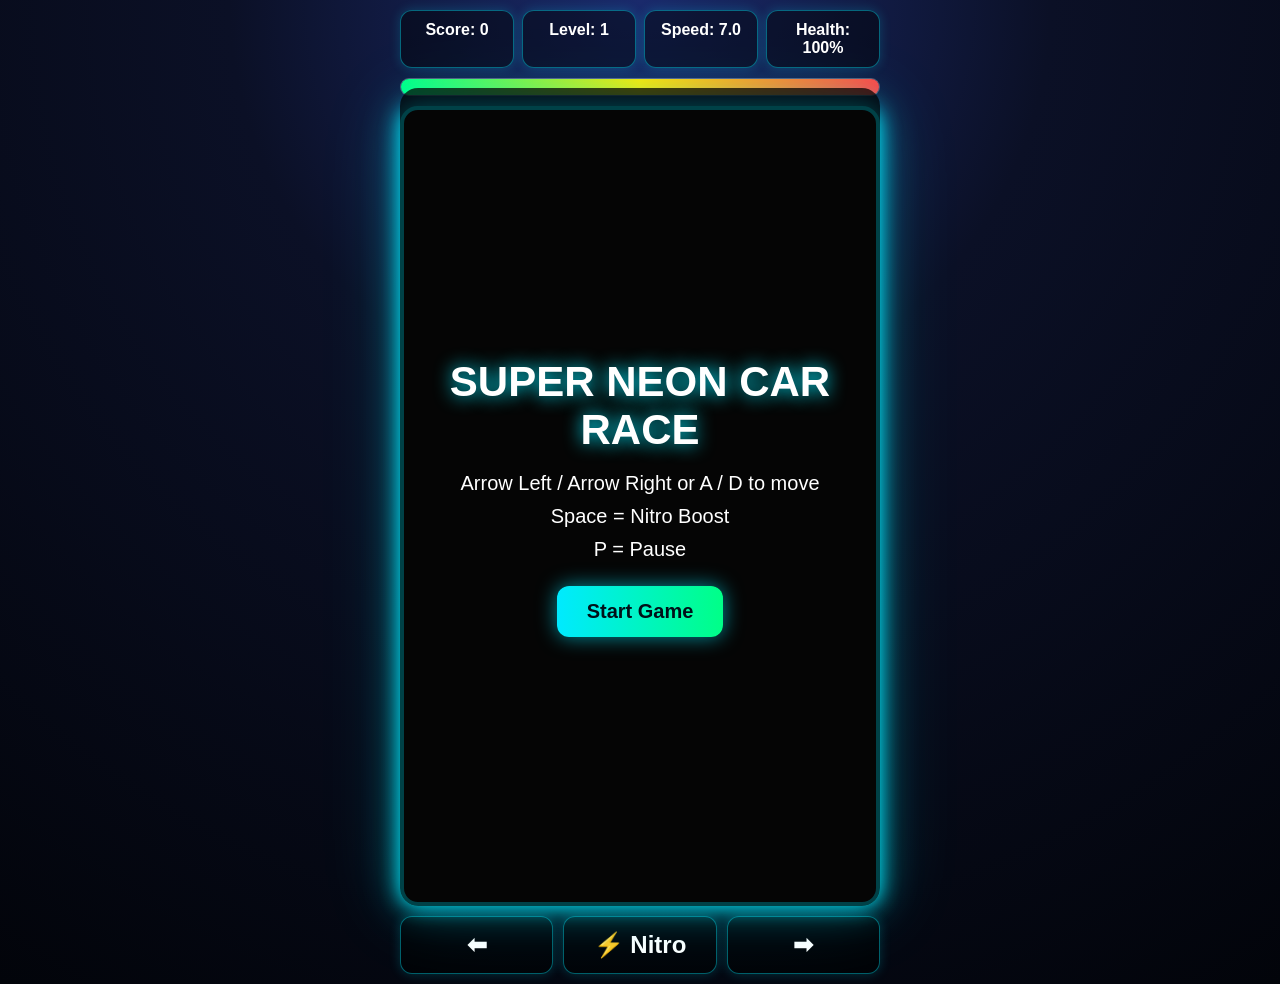
<file: super_car_race/index.html>
<!DOCTYPE html>
<html lang="en">
<head>
  <meta charset="UTF-8" />
  <meta name="viewport" content="width=device-width, initial-scale=1.0" />
  <title>Super Neon Car Race</title>
  <link rel="stylesheet" href="style.css" />
</head>
<body>
  <div class="game-wrapper">
    <div class="hud">
      <div class="hud-box">Score: <span id="score">0</span></div>
      <div class="hud-box">Level: <span id="level">1</span></div>
      <div class="hud-box">Speed: <span id="speed">0</span></div>
      <div class="hud-box">Health: <span id="healthText">100</span>%</div>
    </div>

    <div class="health-bar-wrap">
      <div id="healthBar" class="health-bar"></div>
    </div>

    <canvas id="gameCanvas" width="480" height="800"></canvas>

    <div id="startScreen" class="overlay show">
      <h1>SUPER NEON CAR RACE</h1>
      <p>Arrow Left / Arrow Right or A / D to move</p>
      <p>Space = Nitro Boost</p>
      <p>P = Pause</p>
      <button id="startBtn">Start Game</button>
    </div>

    <div id="pauseScreen" class="overlay">
      <h1>Paused</h1>
      <p>Press P to Resume</p>
    </div>

    <div id="gameOverScreen" class="overlay">
      <h1>Game Over</h1>
      <p>Final Score: <span id="finalScore">0</span></p>
      <button id="restartBtn">Restart</button>
    </div>
  </div>

  <div class="mobile-controls">
    <button id="leftBtn">⬅</button>
    <button id="nitroBtn">⚡ Nitro</button>
    <button id="rightBtn">➡</button>
  </div>

  <script src="script.js"></script>
</body>
</html>
</file>
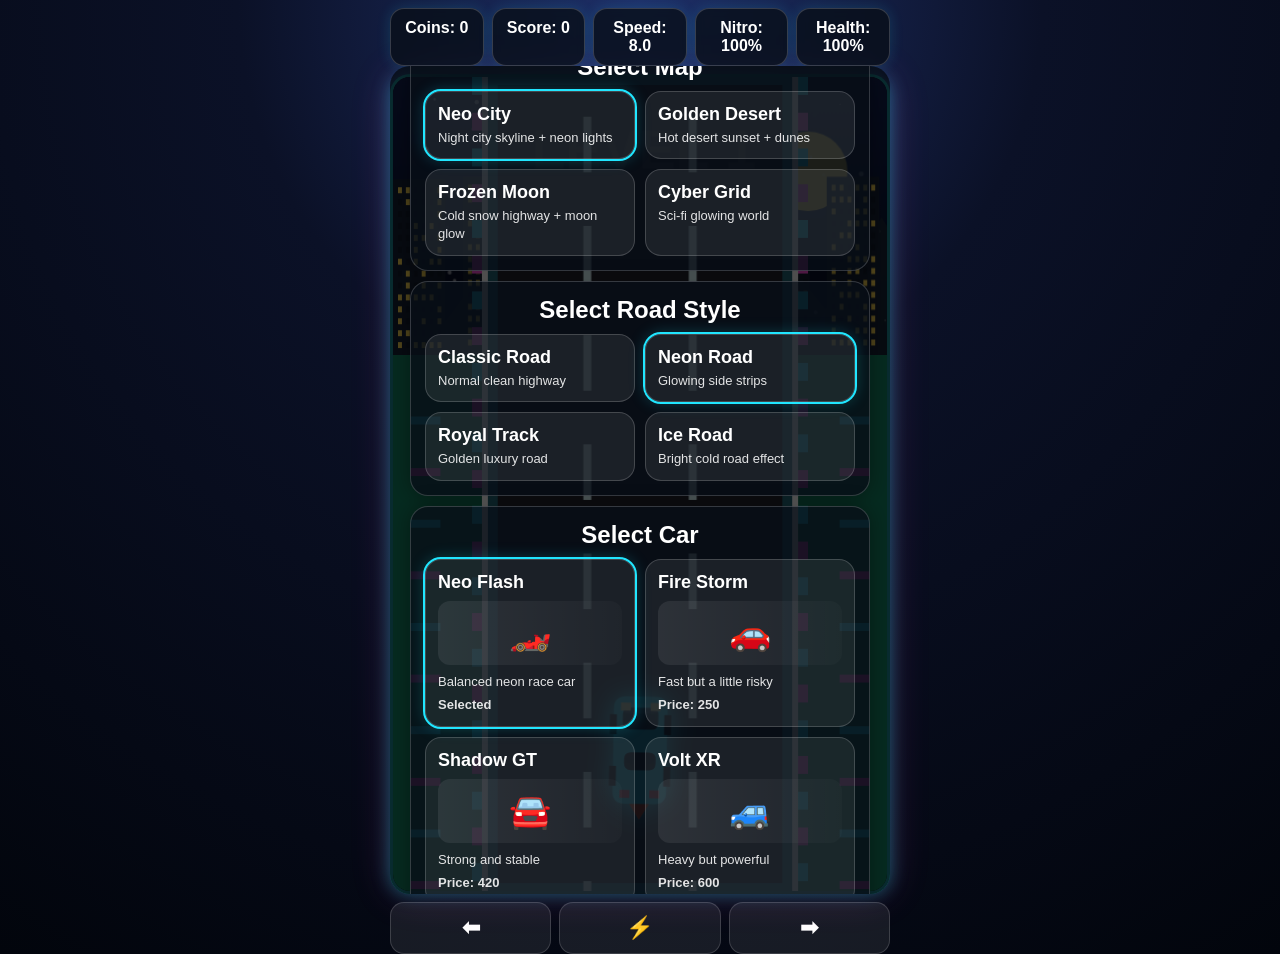
<file: ultimate_car_race/index.html>
<!DOCTYPE html>
<html lang="en">
<head>
  <meta charset="UTF-8" />
  <meta name="viewport" content="width=device-width, initial-scale=1.0" />
  <title>Ultimate Turbo Car Race</title>
  <style>
    * { box-sizing: border-box; margin: 0; padding: 0; }
    :root{
      --cyan:#21e6ff;
      --pink:#ff4fd8;
      --yellow:#ffd84d;
      --lime:#7dff83;
      --dark:#071019;
      --panel:rgba(8,15,24,.78);
      --glass:rgba(255,255,255,.08);
      --border:rgba(255,255,255,.18);
    }
    body{
      font-family: Arial, sans-serif;
      background:
        radial-gradient(circle at top,#1e2f68 0%,#0b1127 35%,#02050c 100%);
      color:#fff;
      overflow:hidden;
      user-select:none;
    }
    .app{
      width: 500px;
      margin: 8px auto;
      position: relative;
    }
    .topbar{
      display:flex;
      gap:8px;
      margin-bottom:8px;
      flex-wrap:wrap;
    }
    .pill{
      flex:1;
      min-width:90px;
      background:var(--panel);
      border:1px solid var(--border);
      border-radius:14px;
      padding:10px;
      text-align:center;
      box-shadow:0 0 14px rgba(33,230,255,.15);
      backdrop-filter: blur(4px);
      font-weight:bold;
    }
    canvas{
      display:block;
      width:500px;
      height:820px;
      border-radius:20px;
      border:3px solid rgba(33,230,255,.45);
      box-shadow:
        0 0 18px rgba(33,230,255,.35),
        0 0 40px rgba(255,79,216,.18),
        inset 0 0 30px rgba(0,0,0,.25);
      background:#111;
    }

    .overlay{
      position:absolute;
      inset:58px 0 0 0;
      display:none;
      align-items:center;
      justify-content:center;
      flex-direction:column;
      background:rgba(0,0,0,.62);
      border-radius:20px;
      z-index:20;
      padding:18px;
      text-align:center;
      overflow:auto;
    }
    .overlay.show{ display:flex; }

    .title{
      font-size:38px;
      font-weight:900;
      letter-spacing:1px;
      margin-bottom:10px;
      text-shadow:0 0 18px rgba(33,230,255,.8),0 0 28px rgba(255,79,216,.5);
    }
    .subtitle{
      font-size:16px;
      margin-bottom:14px;
      opacity:.92;
    }
    .panel{
      width:100%;
      max-width:460px;
      background:var(--panel);
      border:1px solid var(--border);
      border-radius:18px;
      padding:14px;
      box-shadow:0 0 20px rgba(0,0,0,.35);
      margin-top:10px;
    }
    .grid{
      display:grid;
      grid-template-columns:repeat(2,1fr);
      gap:10px;
      margin-top:10px;
    }
    .card{
      background:var(--glass);
      border:1px solid var(--border);
      border-radius:16px;
      padding:12px;
      cursor:pointer;
      transition:.2s;
      text-align:left;
    }
    .card:hover{ transform:translateY(-2px) scale(1.01); }
    .card.active{
      outline:2px solid var(--cyan);
      box-shadow:0 0 16px rgba(33,230,255,.25);
    }
    .card h3{
      font-size:18px;
      margin-bottom:4px;
      color:#fff;
    }
    .card p{
      font-size:13px;
      opacity:.88;
      line-height:1.35;
    }
    .car-preview{
      width:100%;
      height:64px;
      margin:8px 0;
      border-radius:12px;
      background:linear-gradient(90deg,rgba(255,255,255,.08),rgba(255,255,255,.02));
      display:flex;
      align-items:center;
      justify-content:center;
      font-size:34px;
    }

    .btn-row{
      display:flex;
      gap:10px;
      flex-wrap:wrap;
      justify-content:center;
      margin-top:12px;
    }
    button{
      border:none;
      cursor:pointer;
      padding:13px 22px;
      font-size:17px;
      font-weight:800;
      border-radius:14px;
      color:#06121a;
      background:linear-gradient(90deg,var(--cyan),var(--lime));
      box-shadow:0 0 16px rgba(33,230,255,.28);
      transition:.18s;
    }
    button:hover{ transform:scale(1.04); }
    .btn2{
      background:linear-gradient(90deg,var(--pink),var(--yellow));
    }
    .btn3{
      background:linear-gradient(90deg,#cfd8dc,#90a4ae);
    }
    .small{
      padding:10px 14px;
      font-size:14px;
    }
    .shop-row{
      display:flex;
      justify-content:space-between;
      align-items:center;
      gap:10px;
      padding:10px 0;
      border-bottom:1px solid rgba(255,255,255,.08);
    }
    .shop-row:last-child{ border-bottom:none; }
    .shop-row .left{
      text-align:left;
    }
    .shop-row .left h4{
      margin-bottom:4px;
      font-size:17px;
    }
    .shop-row .left p{
      font-size:13px;
      opacity:.9;
    }
    .meter{
      width:100%;
      height:14px;
      background:rgba(255,255,255,.09);
      border-radius:999px;
      overflow:hidden;
      border:1px solid rgba(255,255,255,.12);
      margin-top:6px;
    }
    .fill{
      height:100%;
      width:50%;
      background:linear-gradient(90deg,var(--cyan),var(--yellow),var(--pink));
    }

    .controls{
      width:500px;
      margin:8px auto 0;
      display:flex;
      gap:8px;
    }
    .controls button{
      flex:1;
      padding:12px;
      font-size:22px;
      color:#fff;
      background:rgba(255,255,255,.08);
      border:1px solid rgba(255,255,255,.16);
      box-shadow:none;
    }
    .hint{
      font-size:13px;
      opacity:.86;
      margin-top:8px;
      line-height:1.4;
    }

    @media (max-width:540px){
      .app, .controls, canvas { width:100%; }
      canvas { height:auto; }
    }
  </style>
</head>
<body>
  <div class="app">
    <div class="topbar">
      <div class="pill">Coins: <span id="coinsText">0</span></div>
      <div class="pill">Score: <span id="scoreText">0</span></div>
      <div class="pill">Speed: <span id="speedText">0</span></div>
      <div class="pill">Nitro: <span id="nitroText">100</span>%</div>
      <div class="pill">Health: <span id="healthText">100</span>%</div>
    </div>

    <canvas id="game" width="500" height="820"></canvas>

    <!-- Main Menu -->
    <div id="menu" class="overlay show">
      <div class="title">ULTIMATE TURBO RACE</div>
      <div class="subtitle">High animation car game with maps, roads, cars, upgrades and sound</div>

      <div class="panel">
        <h2>Select Map</h2>
        <div id="mapGrid" class="grid"></div>
      </div>

      <div class="panel">
        <h2>Select Road Style</h2>
        <div id="roadGrid" class="grid"></div>
      </div>

      <div class="panel">
        <h2>Select Car</h2>
        <div id="carGrid" class="grid"></div>
      </div>

      <div class="btn-row">
        <button id="garageBtn" class="btn2">Garage / Upgrade</button>
        <button id="startBtn">Start Race</button>
        <button id="resetSaveBtn" class="btn3">Reset Save</button>
      </div>

      <div class="hint">
        Controls: Left / Right Arrow or A / D, Space = Nitro, P = Pause<br>
        Mobile buttons also work.
      </div>
    </div>

    <!-- Garage -->
    <div id="garage" class="overlay">
      <div class="title">GARAGE</div>
      <div class="panel">
        <div class="shop-row">
          <div class="left">
            <h4>Engine Upgrade</h4>
            <p>Increase top speed and acceleration.</p>
            <div class="meter"><div id="engineFill" class="fill"></div></div>
          </div>
          <button id="engineBtn" class="small">Buy</button>
        </div>

        <div class="shop-row">
          <div class="left">
            <h4>Armor Upgrade</h4>
            <p>Reduce damage after crash.</p>
            <div class="meter"><div id="armorFill" class="fill"></div></div>
          </div>
          <button id="armorBtn" class="small btn2">Buy</button>
        </div>

        <div class="shop-row">
          <div class="left">
            <h4>Nitro Upgrade</h4>
            <p>Increase nitro capacity and recharge.</p>
            <div class="meter"><div id="nitroFill" class="fill"></div></div>
          </div>
          <button id="nitroBtn" class="small">Buy</button>
        </div>

        <div class="shop-row">
          <div class="left">
            <h4>Handling Upgrade</h4>
            <p>Make car movement smoother and faster.</p>
            <div class="meter"><div id="handlingFill" class="fill"></div></div>
          </div>
          <button id="handlingBtn" class="small btn2">Buy</button>
        </div>
      </div>

      <div class="btn-row">
        <button id="backMenuBtn">Back to Menu</button>
      </div>
    </div>

    <!-- Pause -->
    <div id="pause" class="overlay">
      <div class="title">PAUSED</div>
      <div class="panel">
        <p>Press P to continue race</p>
      </div>
      <div class="btn-row">
        <button id="resumeBtn">Resume</button>
        <button id="quitBtn" class="btn2">Quit to Menu</button>
      </div>
    </div>

    <!-- Game Over -->
    <div id="gameOver" class="overlay">
      <div class="title">GAME OVER</div>
      <div class="panel">
        <p style="font-size:22px;margin-bottom:8px;">Final Score: <span id="finalScore">0</span></p>
        <p style="font-size:18px;">Coins Earned: <span id="finalCoins">0</span></p>
      </div>
      <div class="btn-row">
        <button id="retryBtn">Retry</button>
        <button id="menuBtn2" class="btn2">Menu</button>
      </div>
    </div>
  </div>

  <div class="controls">
    <button id="leftMobile">⬅</button>
    <button id="nitroMobile">⚡</button>
    <button id="rightMobile">➡</button>
  </div>

  <script>
    const canvas = document.getElementById("game");
    const ctx = canvas.getContext("2d");
    const W = canvas.width;
    const H = canvas.height;

    const ui = {
      coinsText: document.getElementById("coinsText"),
      scoreText: document.getElementById("scoreText"),
      speedText: document.getElementById("speedText"),
      nitroText: document.getElementById("nitroText"),
      healthText: document.getElementById("healthText"),
      finalScore: document.getElementById("finalScore"),
      finalCoins: document.getElementById("finalCoins"),
      engineFill: document.getElementById("engineFill"),
      armorFill: document.getElementById("armorFill"),
      nitroFill: document.getElementById("nitroFill"),
      handlingFill: document.getElementById("handlingFill"),
    };

    const overlays = {
      menu: document.getElementById("menu"),
      garage: document.getElementById("garage"),
      pause: document.getElementById("pause"),
      gameOver: document.getElementById("gameOver"),
    };

    const cars = [
      { id:"neo", name:"Neo Flash", emoji:"🏎️", color:"#21e6ff", speed:1.0, armor:1.0, nitro:1.0, handling:1.0, price:0, desc:"Balanced neon race car" },
      { id:"fire", name:"Fire Storm", emoji:"🚗", color:"#ff7a21", speed:1.2, armor:0.9, nitro:1.05, handling:0.95, price:250, desc:"Fast but a little risky" },
      { id:"shadow", name:"Shadow GT", emoji:"🚘", color:"#b84dff", speed:1.05, armor:1.15, nitro:0.95, handling:1.05, price:420, desc:"Strong and stable" },
      { id:"volt", name:"Volt XR", emoji:"🚙", color:"#7dff83", speed:0.96, armor:1.25, nitro:1.15, handling:0.92, price:600, desc:"Heavy but powerful" }
    ];

    const maps = [
      { id:"city", name:"Neo City", desc:"Night city skyline + neon lights", sky1:"#0f1b44", sky2:"#020612", grass:"#0f6e52", sun:"#ffd84d" },
      { id:"desert", name:"Golden Desert", desc:"Hot desert sunset + dunes", sky1:"#6b3a1c", sky2:"#12090b", grass:"#8f5a20", sun:"#ffb347" },
      { id:"snow", name:"Frozen Moon", desc:"Cold snow highway + moon glow", sky1:"#56709d", sky2:"#0b0f1a", grass:"#dce7ff", sun:"#d8f2ff" },
      { id:"cyber", name:"Cyber Grid", desc:"Sci-fi glowing world", sky1:"#29154e", sky2:"#05010f", grass:"#10162f", sun:"#ff4fd8" }
    ];

    const roads = [
      { id:"classic", name:"Classic Road", desc:"Normal clean highway", line:"#ffffff", edge1:"#ff5252", edge2:"#ffffff", asphalt:"#2d2d2d" },
      { id:"neon", name:"Neon Road", desc:"Glowing side strips", line:"#dffbff", edge1:"#21e6ff", edge2:"#ff4fd8", asphalt:"#21212b" },
      { id:"gold", name:"Royal Track", desc:"Golden luxury road", line:"#fff4c2", edge1:"#ffd84d", edge2:"#8b5a00", asphalt:"#2a2620" },
      { id:"ice", name:"Ice Road", desc:"Bright cold road effect", line:"#eefaff", edge1:"#a4e5ff", edge2:"#ffffff", asphalt:"#35485d" }
    ];

    let save = loadSave();

    function loadSave(){
      const def = {
        coins: 0,
        selectedCar: "neo",
        selectedMap: "city",
        selectedRoad: "neon",
        ownedCars: ["neo"],
        upgrades: { engine:0, armor:0, nitro:0, handling:0 }
      };
      try{
        const data = JSON.parse(localStorage.getItem("ultimate_race_save"));
        return data ? { ...def, ...data, upgrades:{...def.upgrades,...(data.upgrades||{})} } : def;
      }catch{
        return def;
      }
    }

    function saveGame(){
      localStorage.setItem("ultimate_race_save", JSON.stringify(save));
    }

    function resetSave(){
      localStorage.removeItem("ultimate_race_save");
      save = loadSave();
      buildMenus();
      updateGarageUI();
      updateUI();
    }

    const state = {
      running:false,
      paused:false,
      frame:0,
      score:0,
      sessionCoins:0,
      speed:8,
      targetSpeed:8,
      nitro:100,
      health:100,
      laneOffset:0,
      shake:0,
      flash:0,
      turbo:false,
      spawnTimer:0,
      coinTimer:0,
      decorTimer:0,
      animationId:null,
      stars:[],
      mountains:[],
      buildings:[],
      particles:[],
      enemies:[],
      coinsList:[],
      decoCars:[],
      keys:{left:false,right:false,turbo:false},
      road:{x:90,width:320,lanes:3},
      audioReady:false,
      audio:null
    };
    state.road.laneWidth = state.road.width / state.road.lanes;

    function getSelectedCar(){ return cars.find(c=>c.id===save.selectedCar) || cars[0]; }
    function getSelectedMap(){ return maps.find(m=>m.id===save.selectedMap) || maps[0]; }
    function getSelectedRoad(){ return roads.find(r=>r.id===save.selectedRoad) || roads[0]; }

    const player = {
      x:0, y:640, width:54, height:108, drift:0
    };

    function resetGameState(){
      state.frame = 0;
      state.score = 0;
      state.sessionCoins = 0;
      state.speed = 8;
      state.targetSpeed = 8;
      state.nitro = 100 + save.upgrades.nitro * 10;
      state.health = 100;
      state.laneOffset = 0;
      state.shake = 0;
      state.flash = 0;
      state.turbo = false;
      state.spawnTimer = 0;
      state.coinTimer = 0;
      state.decorTimer = 0;
      state.particles = [];
      state.enemies = [];
      state.coinsList = [];
      state.decoCars = [];
      state.stars = [];
      state.mountains = [];
      state.buildings = [];
      player.x = state.road.x + state.road.laneWidth + 18;
      buildSceneObjects();
      updateUI();
    }

    function buildSceneObjects(){
      for(let i=0;i<80;i++){
        state.stars.push({ x:Math.random()*W, y:Math.random()*260, r:Math.random()*2+0.6, t:Math.random()*6.28 });
      }
      let x = -50;
      while(x < W+120){
        const w = 80 + Math.random()*120;
        const h = 40 + Math.random()*110;
        state.mountains.push({x,w,h});
        x += w*0.65;
      }
      let bx = 0;
      while(bx < W+100){
        const bw = 35 + Math.random()*35;
        const bh = 70 + Math.random()*110;
        state.buildings.push({ x:bx, w:bw, h:bh, glow:Math.random() });
        bx += bw + 10 + Math.random()*16;
      }
    }

    function updateUI(){
      ui.coinsText.textContent = save.coins;
      ui.scoreText.textContent = Math.floor(state.score);
      ui.speedText.textContent = state.speed.toFixed(1);
      ui.nitroText.textContent = Math.floor(Math.max(0,state.nitro));
      ui.healthText.textContent = Math.floor(Math.max(0,state.health));
    }

    function updateGarageUI(){
      ui.engineFill.style.width = (save.upgrades.engine/5)*100 + "%";
      ui.armorFill.style.width = (save.upgrades.armor/5)*100 + "%";
      ui.nitroFill.style.width = (save.upgrades.nitro/5)*100 + "%";
      ui.handlingFill.style.width = (save.upgrades.handling/5)*100 + "%";

      document.getElementById("engineBtn").textContent = upgradeButtonText("engine");
      document.getElementById("armorBtn").textContent = upgradeButtonText("armor");
      document.getElementById("nitroBtn").textContent = upgradeButtonText("nitro");
      document.getElementById("handlingBtn").textContent = upgradeButtonText("handling");
    }

    function upgradeCost(type){
      return 120 + save.upgrades[type] * 120;
    }
    function upgradeButtonText(type){
      return save.upgrades[type] >= 5 ? "MAX" : "Buy " + upgradeCost(type);
    }

    function buyUpgrade(type){
      if(save.upgrades[type] >= 5) return;
      const cost = upgradeCost(type);
      if(save.coins < cost){
        alert("Not enough coins");
        return;
      }
      save.coins -= cost;
      save.upgrades[type]++;
      saveGame();
      updateGarageUI();
      updateUI();
    }

    function buildMenus(){
      buildCardGrid("mapGrid", maps, save.selectedMap, item=>{
        save.selectedMap = item.id; saveGame(); buildMenus();
      }, item => `
        <h3>${item.name}</h3>
        <p>${item.desc}</p>
      `);

      buildCardGrid("roadGrid", roads, save.selectedRoad, item=>{
        save.selectedRoad = item.id; saveGame(); buildMenus();
      }, item => `
        <h3>${item.name}</h3>
        <p>${item.desc}</p>
      `);

      buildCardGrid("carGrid", cars, save.selectedCar, item=>{
        if(save.ownedCars.includes(item.id)){
          save.selectedCar = item.id;
          saveGame();
          buildMenus();
        }else{
          if(save.coins >= item.price){
            const ok = confirm("Buy " + item.name + " for " + item.price + " coins?");
            if(ok){
              save.coins -= item.price;
              save.ownedCars.push(item.id);
              save.selectedCar = item.id;
              saveGame();
              buildMenus();
              updateUI();
            }
          }else{
            alert("Not enough coins");
          }
        }
      }, item => `
        <h3>${item.name}</h3>
        <div class="car-preview">${item.emoji}</div>
        <p>${item.desc}</p>
        <p style="margin-top:6px;font-weight:bold;">
          ${save.ownedCars.includes(item.id) ? (save.selectedCar===item.id ? "Selected" : "Owned") : ("Price: " + item.price)}
        </p>
      `);
    }

    function buildCardGrid(id, items, activeId, onClick, render){
      const el = document.getElementById(id);
      el.innerHTML = "";
      items.forEach(item=>{
        const div = document.createElement("div");
        div.className = "card" + (item.id===activeId ? " active" : "");
        div.innerHTML = render(item);
        div.onclick = ()=>onClick(item);
        el.appendChild(div);
      });
    }

    // ---------- AUDIO ----------
    function setupAudio(){
      if(state.audioReady) return;
      const AudioContext = window.AudioContext || window.webkitAudioContext;
      if(!AudioContext) return;

      const ctxA = new AudioContext();
      const master = ctxA.createGain();
      master.gain.value = 0.12;
      master.connect(ctxA.destination);

      state.audio = { ctx:ctxA, master };
      state.audioReady = true;
    }

    function beep(freq=440, dur=0.08, type="sine", vol=0.08){
      if(!state.audioReady) return;
      const a = state.audio;
      const o = a.ctx.createOscillator();
      const g = a.ctx.createGain();
      o.type = type;
      o.frequency.value = freq;
      g.gain.value = vol;
      o.connect(g); g.connect(a.master);
      o.start();
      g.gain.exponentialRampToValueAtTime(0.0001, a.ctx.currentTime + dur);
      o.stop(a.ctx.currentTime + dur);
    }

    function noiseBurst(dur=0.12, vol=0.10){
      if(!state.audioReady) return;
      const a = state.audio;
      const buffer = a.ctx.createBuffer(1, a.ctx.sampleRate * dur, a.ctx.sampleRate);
      const data = buffer.getChannelData(0);
      for(let i=0;i<data.length;i++) data[i] = (Math.random()*2-1) * (1 - i/data.length);
      const src = a.ctx.createBufferSource();
      const g = a.ctx.createGain();
      src.buffer = buffer;
      g.gain.value = vol;
      src.connect(g); g.connect(a.master);
      src.start();
    }

    function updateEngineHum(){
      if(!state.audioReady) return;
      if(!state.audio.engineOsc){
        const a = state.audio;
        const osc = a.ctx.createOscillator();
        const g = a.ctx.createGain();
        osc.type = "sawtooth";
        g.gain.value = 0.0001;
        osc.connect(g); g.connect(a.master);
        osc.start();
        state.audio.engineOsc = osc;
        state.audio.engineGain = g;
      }
      const car = getSelectedCar();
      const targetFreq = 90 + state.speed * 10 * car.speed + (state.turbo ? 70 : 0);
      state.audio.engineOsc.frequency.setTargetAtTime(targetFreq, state.audio.ctx.currentTime, 0.04);
      state.audio.engineGain.gain.setTargetAtTime(state.running ? 0.04 : 0.0001, state.audio.ctx.currentTime, 0.05);
    }

    // ---------- DRAW ----------
    function drawBackground(){
      const map = getSelectedMap();

      const sky = ctx.createLinearGradient(0,0,0,H);
      sky.addColorStop(0, map.sky1);
      sky.addColorStop(0.45, map.sky2);
      sky.addColorStop(1, "#04070c");
      ctx.fillStyle = sky;
      ctx.fillRect(0,0,W,H);

      ctx.fillStyle = map.sun;
      ctx.beginPath();
      ctx.arc(W-80, 95, 40, 0, Math.PI*2);
      ctx.fill();

      // stars
      if(map.id !== "desert"){
        for(const s of state.stars){
          s.t += 0.03;
          ctx.fillStyle = `rgba(255,255,255,${0.35 + Math.sin(s.t)*0.35})`;
          ctx.beginPath();
          ctx.arc(s.x,s.y,s.r,0,Math.PI*2);
          ctx.fill();
        }
      }

      // mountains / dunes
      ctx.fillStyle = map.id==="snow" ? "rgba(220,230,255,.5)" : "rgba(22,34,48,.8)";
      for(const m of state.mountains){
        ctx.beginPath();
        ctx.moveTo(m.x,280);
        ctx.lineTo(m.x + m.w/2, 280 - m.h);
        ctx.lineTo(m.x + m.w, 280);
        ctx.closePath();
        ctx.fill();
      }

      // buildings for city/cyber
      if(map.id==="city" || map.id==="cyber"){
        for(const b of state.buildings){
          const y = 280 - b.h;
          ctx.fillStyle = map.id==="city" ? "#121c2d" : "#0c0c18";
          ctx.fillRect(b.x, y, b.w, b.h);

          for(let wy=y+8; wy<280-6; wy+=12){
            for(let wx=b.x+5; wx<b.x+b.w-5; wx+=8){
              const on = Math.random() > 0.45;
              ctx.fillStyle = on
                ? (map.id==="city" ? `rgba(255,216,77,${0.55 + Math.sin(state.frame*0.03 + b.glow)*0.25})`
                                   : `rgba(33,230,255,${0.5 + Math.sin(state.frame*0.05 + b.glow)*0.35})`)
                : "rgba(0,0,0,.18)";
              ctx.fillRect(wx, wy, 4, 6);
            }
          }
        }
      }

      // side grounds
      let leftColor = map.grass, rightColor = map.grass;
      if(map.id==="snow"){ leftColor="#d9e9ff"; rightColor="#edf4ff"; }
      if(map.id==="desert"){ leftColor="#9e6826"; rightColor="#b9772d"; }
      if(map.id==="cyber"){ leftColor="#11172d"; rightColor="#0d1326"; }

      ctx.fillStyle = leftColor;
      ctx.fillRect(0,280,state.road.x,H-280);
      ctx.fillStyle = rightColor;
      ctx.fillRect(state.road.x+state.road.width,280,W-(state.road.x+state.road.width),H-280);

      // animated stripes / lamps
      for(let y=300; y<H; y+=52){
        const yy = y + (state.frame*2 % 52);
        if(map.id==="desert"){
          ctx.fillStyle = "#d39a49";
          ctx.fillRect(20,yy,28,10);
          ctx.fillRect(W-48,yy,28,10);
        }else if(map.id==="snow"){
          ctx.fillStyle = "rgba(255,255,255,.8)";
          ctx.fillRect(18,yy,30,8);
          ctx.fillRect(W-48,yy,30,8);
        }else{
          ctx.fillStyle = (Math.floor((yy/52))%2===0) ? "#21e6ff" : "#ff4fd8";
          ctx.fillRect(18,yy,30,8);
          ctx.fillRect(W-48,yy,30,8);
        }
      }
    }

    function drawRoad(){
      const roadStyle = getSelectedRoad();

      ctx.fillStyle = roadStyle.asphalt;
      ctx.fillRect(state.road.x,0,state.road.width,H);

      // outer glow
      ctx.strokeStyle = roadStyle.id==="neon" ? "rgba(33,230,255,.35)" : "rgba(255,255,255,.08)";
      ctx.lineWidth = 16;
      ctx.strokeRect(state.road.x+8,0,state.road.width-16,H);

      // side strips
      for(let y=0; y<H; y+=36){
        ctx.fillStyle = (Math.floor((y+state.laneOffset)/36)%2===0) ? roadStyle.edge1 : roadStyle.edge2;
        ctx.fillRect(state.road.x-10,y,10,18);
        ctx.fillRect(state.road.x+state.road.width,y,10,18);
      }

      // borders
      ctx.fillStyle = "#fff";
      ctx.fillRect(state.road.x,0,6,H);
      ctx.fillRect(state.road.x+state.road.width-6,0,6,H);

      // lane lines
      for(let i=1; i<state.road.lanes; i++){
        for(let y=-70 + state.laneOffset; y<H; y+=110){
          ctx.fillStyle = roadStyle.line;
          ctx.fillRect(state.road.x + i*state.road.laneWidth - 4, y, 8, 56);
        }
      }
    }

    function rr(x,y,w,h,r,color){
      ctx.fillStyle = color;
      ctx.beginPath();
      ctx.moveTo(x+r,y);
      ctx.lineTo(x+w-r,y);
      ctx.quadraticCurveTo(x+w,y,x+w,y+r);
      ctx.lineTo(x+w,y+h-r);
      ctx.quadraticCurveTo(x+w,y+h,x+w-r,y+h);
      ctx.lineTo(x+r,y+h);
      ctx.quadraticCurveTo(x,y+h,x,y+h-r);
      ctx.lineTo(x,y+r);
      ctx.quadraticCurveTo(x,y,x+r,y);
      ctx.closePath();
      ctx.fill();
    }

    function drawCarShape(x,y,w,h,color,isPlayer=false, tilt=0){
      ctx.save();
      ctx.translate(x + w/2, y + h/2);
      ctx.rotate(tilt);
      ctx.translate(-w/2, -h/2);

      if(isPlayer){
        ctx.shadowColor = color;
        ctx.shadowBlur = 24;
      }

      rr(0,0,w,h,12,color);
      rr(9,11,w-18,22,7,"#0b1017");
      rr(11,56,w-22,18,7,"#0b1017");

      // highlights
      ctx.fillStyle = "rgba(255,255,255,.18)";
      rr(7,7,w-14,10,8,"rgba(255,255,255,.12)");

      // lights
      ctx.fillStyle = "#fff6a0";
      ctx.fillRect(7,6,10,8);
      ctx.fillRect(w-17,6,10,8);

      ctx.fillStyle = "#ff3f55";
      ctx.fillRect(7,h-14,10,8);
      ctx.fillRect(w-17,h-14,10,8);

      // wheels
      ctx.fillStyle = "#0d0d0d";
      ctx.fillRect(-4,18,7,20);
      ctx.fillRect(-4,h-38,7,20);
      ctx.fillRect(w-3,18,7,20);
      ctx.fillRect(w-3,h-38,7,20);

      // flame
      if(isPlayer){
        const flame = state.turbo ? 32 : 16;
        ctx.fillStyle = state.turbo ? "#ff7a00" : "#ff4500";
        ctx.beginPath();
        ctx.moveTo(w/2-10,h);
        ctx.lineTo(w/2,h+flame + Math.sin(state.frame*0.45)*5);
        ctx.lineTo(w/2+10,h);
        ctx.closePath();
        ctx.fill();
      }

      ctx.restore();
    }

    function drawCoin(c){
      c.spin += 0.18;
      ctx.save();
      ctx.translate(c.x,c.y);
      ctx.scale(Math.abs(Math.cos(c.spin)),1);
      ctx.shadowColor = "#ffd84d";
      ctx.shadowBlur = 16;
      ctx.fillStyle = "#ffd84d";
      ctx.beginPath();
      ctx.arc(0,0,c.r,0,Math.PI*2);
      ctx.fill();
      ctx.fillStyle = "rgba(255,255,255,.45)";
      ctx.beginPath();
      ctx.arc(0,0,c.r/2,0,Math.PI*2);
      ctx.fill();
      ctx.restore();
    }

    function drawHUDBars(){
      // health bar
      const hx = 16, hy = H-28, hw = 140, hh = 10;
      rr(hx,hy,hw,hh,8,"rgba(255,255,255,.16)");
      rr(hx,hy,(Math.max(0,state.health)/100)*hw,hh,8,"#ff4f73");
      ctx.fillStyle = "#fff";
      ctx.font = "bold 12px Arial";
      ctx.fillText("HEALTH", hx, hy-5);

      // nitro bar
      const nx = W-156, ny = H-28, nw = 140, nh = 10;
      rr(nx,ny,nw,nh,8,"rgba(255,255,255,.16)");
      rr(nx,ny,(Math.max(0,state.nitro)/(100 + save.upgrades.nitro*10))*nw,nh,8,"#21e6ff");
      ctx.fillText("NITRO", nx, ny-5);
    }

    function drawParticles(){
      for(const p of state.particles){
        ctx.fillStyle = p.color;
        ctx.globalAlpha = Math.max(0,p.life/p.maxLife);
        ctx.beginPath();
        ctx.arc(p.x,p.y,p.size,0,Math.PI*2);
        ctx.fill();
        ctx.globalAlpha = 1;
      }
    }

    function drawEffects(){
      if(state.flash > 0){
        ctx.fillStyle = `rgba(255,255,255,${state.flash*0.06})`;
        ctx.fillRect(0,0,W,H);
        state.flash--;
      }

      // speed lines during turbo
      if(state.turbo){
        for(let i=0;i<18;i++){
          ctx.strokeStyle = `rgba(255,255,255,${Math.random()*0.45})`;
          ctx.beginPath();
          const x = Math.random() * W;
          const y = Math.random() * H;
          ctx.moveTo(x,y);
          ctx.lineTo(x,y+25+Math.random()*45);
          ctx.stroke();
        }
      }

      ctx.fillStyle = "rgba(255,255,255,.08)";
      ctx.font = "bold 56px Arial";
      ctx.fillText("LEVEL " + (1 + Math.floor(state.score/350)), W/2 - 110, 92);
    }

    function createParticles(x,y,color,count=18){
      for(let i=0;i<count;i++){
        state.particles.push({
          x,y,
          vx:(Math.random()-.5)*7,
          vy:(Math.random()-.5)*7,
          size:Math.random()*5+2,
          life:26 + Math.random()*14,
          maxLife:40,
          color
        });
      }
    }

    // ---------- GAME LOGIC ----------
    function spawnEnemy(){
      const lane = Math.floor(Math.random()*state.road.lanes);
      const x = state.road.x + lane*state.road.laneWidth + (state.road.laneWidth-54)/2;
      const colors = ["#ff5a5a","#21e6ff","#ffd84d","#ff4fd8","#7dff83","#b284ff"];
      state.enemies.push({
        x, y:-130, width:54, height:108,
        speed: state.speed + Math.random()*2 + 0.8,
        color: colors[Math.floor(Math.random()*colors.length)],
        tilt:(Math.random()-.5)*0.1
      });
    }

    function spawnCoin(){
      const lane = Math.floor(Math.random()*state.road.lanes);
      const x = state.road.x + lane*state.road.laneWidth + state.road.laneWidth/2;
      state.coinsList.push({ x, y:-40, r:12, spin:0, speed:state.speed+1.5 });
    }

    function rectHit(a,b){
      return a.x < b.x+b.width &&
             a.x+a.width > b.x &&
             a.y < b.y+b.height &&
             a.y+a.height > b.y;
    }

    function circleRectHit(c,r){
      const dx = Math.abs(c.x - (r.x + r.width/2));
      const dy = Math.abs(c.y - (r.y + r.height/2));
      if(dx > r.width/2 + c.r) return false;
      if(dy > r.height/2 + c.r) return false;
      if(dx <= r.width/2) return true;
      if(dy <= r.height/2) return true;
      const x = dx - r.width/2;
      const y = dy - r.height/2;
      return x*x + y*y <= c.r*c.r;
    }

    function updatePlayer(){
      const car = getSelectedCar();
      const handlingBonus = 1 + save.upgrades.handling * 0.06;
      const moveSpeed = 7.5 * car.handling * handlingBonus;

      if(state.keys.left) player.x -= moveSpeed;
      if(state.keys.right) player.x += moveSpeed;

      const maxNitro = 100 + save.upgrades.nitro * 10;
      if(state.keys.turbo && state.nitro > 0){
        state.turbo = true;
        state.nitro -= 0.9 - save.upgrades.nitro * 0.08;
      }else{
        state.turbo = false;
        state.nitro += 0.28 + save.upgrades.nitro * 0.05;
      }
      if(state.nitro > maxNitro) state.nitro = maxNitro;
      if(state.nitro < 0) state.nitro = 0;

      player.drift = state.keys.left ? -0.08 : state.keys.right ? 0.08 : player.drift * 0.85;

      const base = 8 + save.upgrades.engine * 0.5;
      state.targetSpeed = (base * car.speed) + (state.turbo ? 5.2 : 0);
      state.speed += (state.targetSpeed - state.speed) * 0.06;

      if(state.turbo && state.frame % 2 === 0){
        createParticles(player.x + player.width/2, player.y + player.height + 4, "rgba(255,140,0,.9)", 2);
      }

      const minX = state.road.x + 8;
      const maxX = state.road.x + state.road.width - player.width - 8;
      if(player.x < minX) player.x = minX;
      if(player.x > maxX) player.x = maxX;
    }

    function updateEnemies(){
      for(let i=state.enemies.length-1;i>=0;i--){
        const e = state.enemies[i];
        e.y += e.speed;
        if(e.y > H+150){
          state.enemies.splice(i,1);
          state.score += 10;
        }
      }
    }

    function updateCoinsList(){
      for(let i=state.coinsList.length-1;i>=0;i--){
        const c = state.coinsList[i];
        c.y += c.speed;
        if(c.y > H+30){
          state.coinsList.splice(i,1);
        }
      }
    }

    function updateParticles(){
      for(let i=state.particles.length-1;i>=0;i--){
        const p = state.particles[i];
        p.x += p.vx;
        p.y += p.vy;
        p.vy += 0.03;
        p.life--;
        p.size *= 0.98;
        if(p.life <= 0 || p.size < 0.5) state.particles.splice(i,1);
      }
    }

    function handleCollisions(){
      const car = getSelectedCar();
      for(let i=state.enemies.length-1;i>=0;i--){
        const e = state.enemies[i];
        if(rectHit(player,e)){
          state.enemies.splice(i,1);
          createParticles(player.x + player.width/2, player.y + player.height/2, "rgba(255,80,80,.92)", 30);
          noiseBurst(0.16, 0.16);
          beep(100,0.12,"square",0.08);
          state.shake = 12;
          state.flash = 6;

          const armorFactor = car.armor * (1 + save.upgrades.armor * 0.10);
          const damage = 22 / armorFactor;
          state.health -= damage;
          if(state.health <= 0){
            endGame();
            return;
          }
        }
      }

      for(let i=state.coinsList.length-1;i>=0;i--){
        const c = state.coinsList[i];
        if(circleRectHit(c,player)){
          state.coinsList.splice(i,1);
          createParticles(c.x,c.y,"rgba(255,216,77,.95)",16);
          beep(820,0.05,"triangle",0.07);
          state.score += 40;
          state.sessionCoins += 12;
        }
      }
    }

    function updateSpawns(){
      const level = 1 + Math.floor(state.score/350);
      if(state.frame % Math.max(24, 58 - level*2) === 0) spawnEnemy();
      if(state.frame % 120 === 0) spawnCoin();
    }

    function drawScene(){
      let dx=0,dy=0;
      if(state.shake > 0){
        dx = (Math.random()-.5) * state.shake;
        dy = (Math.random()-.5) * state.shake;
        state.shake *= 0.88;
      }

      ctx.save();
      ctx.translate(dx,dy);

      drawBackground();
      drawRoad();

      for(const c of state.coinsList) drawCoin(c);
      for(const e of state.enemies) drawCarShape(e.x,e.y,e.width,e.height,e.color,false,e.tilt);
      drawCarShape(player.x,player.y,player.width,player.height,getSelectedCar().color,true,player.drift);
      drawParticles();
      drawHUDBars();
      drawEffects();

      ctx.restore();
    }

    function tick(){
      if(!state.running || state.paused) return;
      state.frame++;
      state.laneOffset += state.speed;
      if(state.laneOffset >= 110) state.laneOffset = 0;

      updatePlayer();
      updateEnemies();
      updateCoinsList();
      updateParticles();
      handleCollisions();
      updateSpawns();

      state.score += state.turbo ? 0.36 : 0.20;
      ctx.clearRect(0,0,W,H);
      drawScene();
      updateUI();
      updateEngineHum();

      state.animationId = requestAnimationFrame(tick);
    }

    function startGame(){
      setupAudio();
      if(state.audio && state.audio.ctx.state === "suspended") state.audio.ctx.resume();

      hideAllOverlays();
      resetGameState();
      state.running = true;
      state.paused = false;
      tick();
    }

    function pauseGame(){
      if(!state.running) return;
      state.paused = true;
      overlays.pause.classList.add("show");
    }

    function resumeGame(){
      if(!state.running) return;
      overlays.pause.classList.remove("show");
      state.paused = false;
      tick();
    }

    function endGame(){
      state.running = false;
      save.coins += state.sessionCoins + Math.floor(state.score / 18);
      saveGame();
      updateUI();
      ui.finalScore.textContent = Math.floor(state.score);
      ui.finalCoins.textContent = state.sessionCoins + Math.floor(state.score / 18);
      overlays.gameOver.classList.add("show");
      if(state.audioReady && state.audio.engineGain){
        state.audio.engineGain.gain.setTargetAtTime(0.0001, state.audio.ctx.currentTime, 0.06);
      }
    }

    function quitToMenu(){
      state.running = false;
      state.paused = false;
      hideAllOverlays();
      overlays.menu.classList.add("show");
      buildMenus();
      updateGarageUI();
      updateUI();
      if(state.audioReady && state.audio.engineGain){
        state.audio.engineGain.gain.setTargetAtTime(0.0001, state.audio.ctx.currentTime, 0.06);
      }
    }

    function hideAllOverlays(){
      Object.values(overlays).forEach(el=>el.classList.remove("show"));
    }

    // ---------- EVENTS ----------
    document.getElementById("startBtn").onclick = startGame;
    document.getElementById("garageBtn").onclick = ()=>{
      hideAllOverlays();
      overlays.garage.classList.add("show");
      updateGarageUI();
    };
    document.getElementById("backMenuBtn").onclick = ()=>{
      hideAllOverlays();
      overlays.menu.classList.add("show");
      buildMenus();
    };

    document.getElementById("resumeBtn").onclick = resumeGame;
    document.getElementById("quitBtn").onclick = quitToMenu;
    document.getElementById("retryBtn").onclick = startGame;
    document.getElementById("menuBtn2").onclick = quitToMenu;
    document.getElementById("resetSaveBtn").onclick = ()=>{
      const ok = confirm("Reset all coins, cars and upgrades?");
      if(ok) resetSave();
    };

    document.getElementById("engineBtn").onclick = ()=>buyUpgrade("engine");
    document.getElementById("armorBtn").onclick = ()=>buyUpgrade("armor");
    document.getElementById("nitroBtn").onclick = ()=>buyUpgrade("nitro");
    document.getElementById("handlingBtn").onclick = ()=>buyUpgrade("handling");

    document.addEventListener("keydown",e=>{
      const k = e.key.toLowerCase();
      if(k==="arrowleft" || k==="a") state.keys.left = true;
      if(k==="arrowright" || k==="d") state.keys.right = true;
      if(k===" "){
        e.preventDefault();
        state.keys.turbo = true;
      }
      if(k==="p"){
        if(state.running && !state.paused) pauseGame();
        else if(state.running && state.paused) resumeGame();
      }
    });
    document.addEventListener("keyup",e=>{
      const k = e.key.toLowerCase();
      if(k==="arrowleft" || k==="a") state.keys.left = false;
      if(k==="arrowright" || k==="d") state.keys.right = false;
      if(k===" ") state.keys.turbo = false;
    });

    function bindPress(btn, down, up){
      btn.addEventListener("mousedown", down);
      btn.addEventListener("mouseup", up);
      btn.addEventListener("mouseleave", up);
      btn.addEventListener("touchstart", e=>{ e.preventDefault(); down(); }, {passive:false});
      btn.addEventListener("touchend", e=>{ e.preventDefault(); up(); }, {passive:false});
    }

    bindPress(document.getElementById("leftMobile"), ()=>state.keys.left=true, ()=>state.keys.left=false);
    bindPress(document.getElementById("rightMobile"), ()=>state.keys.right=true, ()=>state.keys.right=false);
    bindPress(document.getElementById("nitroMobile"), ()=>state.keys.turbo=true, ()=>state.keys.turbo=false);

    // ---------- INIT ----------
    buildMenus();
    updateGarageUI();
    updateUI();

    // small menu animation background
    (function menuAnim(){
      if(state.running) return requestAnimationFrame(menuAnim);
      ctx.clearRect(0,0,W,H);
      state.frame++;
      if(state.stars.length===0) buildSceneObjects();
      drawBackground();
      drawRoad();
      drawCarShape(223, 620 + Math.sin(state.frame*0.05)*5, 54, 108, getSelectedCar().color, true, Math.sin(state.frame*0.03)*0.03);
      drawEffects();
      requestAnimationFrame(menuAnim);
    })();
  </script>
</body>
</html>
</file>
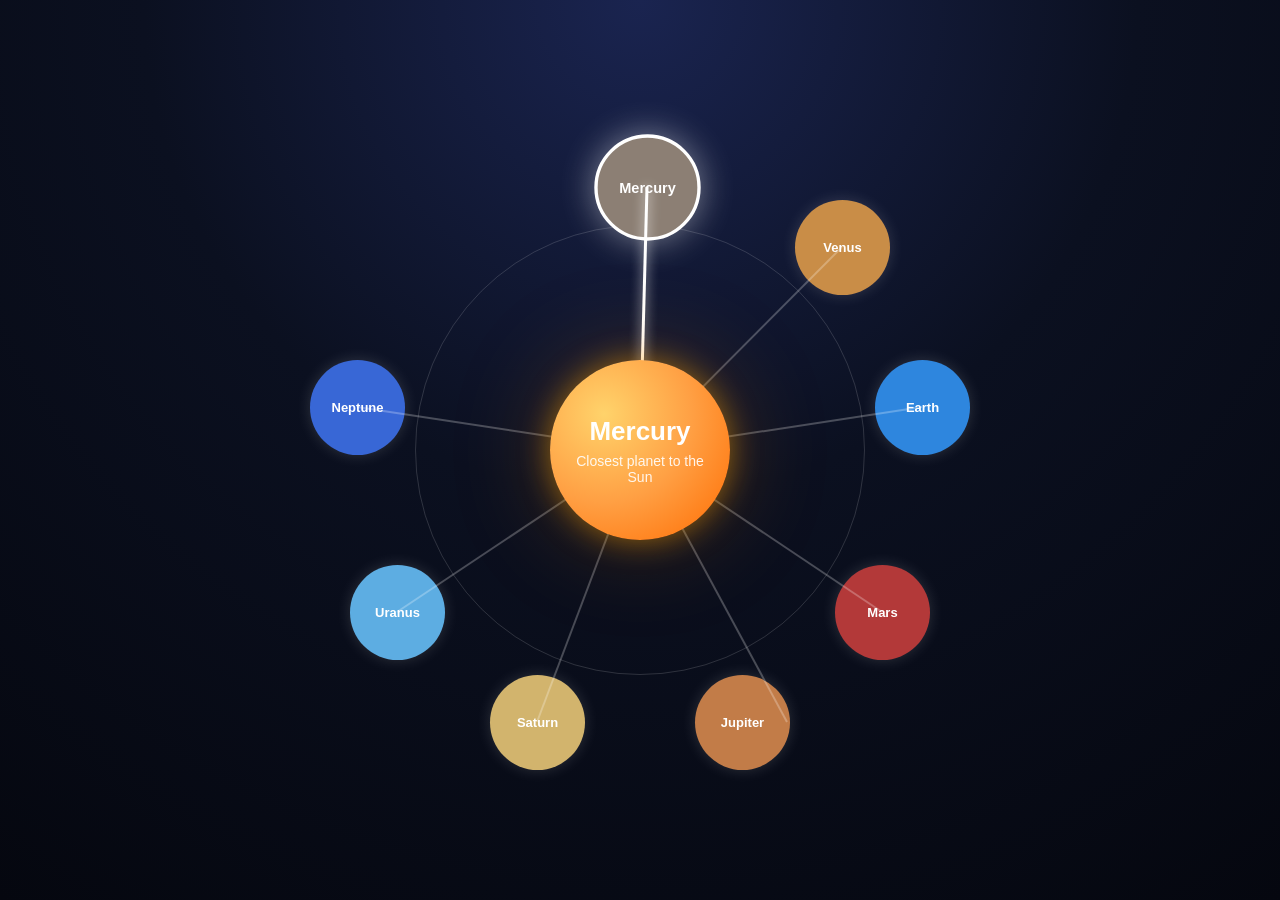
<file: planet-picker/index1.html>
<!DOCTYPE html>
<html lang="en">
<head>
  <meta charset="UTF-8" />
  <meta name="viewport" content="width=device-width, initial-scale=1.0" />
  <title>Connected Planet Menu</title>
  <style>
    * {
      margin: 0;
      padding: 0;
      box-sizing: border-box;
      font-family: Arial, sans-serif;
    }

    body {
      min-height: 100vh;
      display: flex;
      justify-content: center;
      align-items: center;
      background: radial-gradient(circle at top, #1a2450 0%, #0b1020 45%, #05070f 100%);
      overflow: hidden;
      color: white;
    }

    #app {
      position: relative;
      width: 800px;
      height: 800px;
      display: flex;
      justify-content: center;
      align-items: center;
    }

    .planet-center {
      position: absolute;
      width: 180px;
      height: 180px;
      border-radius: 50%;
      background: radial-gradient(circle at 30% 30%, #ffd36b, #ff9f43, #ff6b00);
      box-shadow: 0 0 30px rgba(255, 166, 0, 0.5), 0 0 100px rgba(255, 140, 0, 0.25);
      display: flex;
      justify-content: center;
      align-items: center;
      flex-direction: column;
      z-index: 5;
      text-align: center;
      padding: 20px;
    }

    .planet-center h2 {
      font-size: 26px;
      margin-bottom: 6px;
    }

    .planet-center p {
      font-size: 14px;
      opacity: 0.9;
    }

    .orbit-ring {
      position: absolute;
      width: 450px;
      height: 450px;
      border: 1px solid rgba(255,255,255,0.15);
      border-radius: 50%;
    }

    .planet-menu {
      position: absolute;
      width: 100%;
      height: 100%;
    }

    .planet {
      position: absolute;
      width: 95px;
      height: 95px;
      border-radius: 50%;
      border: none;
      cursor: pointer;
      color: white;
      font-weight: bold;
      font-size: 13px;
      box-shadow: 0 0 15px rgba(255,255,255,0.15);
      transition: transform 0.3s, box-shadow 0.3s, border 0.3s;
    }

    .planet:hover {
      transform: scale(1.08);
      box-shadow: 0 0 25px rgba(255,255,255,0.35);
    }

    .planet.active {
      border: 3px solid white;
      transform: scale(1.12);
      box-shadow: 0 0 30px rgba(255,255,255,0.45);
    }

    .mercury { background: #8c7f74; top: 90px; left: 360px; }
    .venus   { background: #c98d47; top: 150px; right: 150px; }
    .earth   { background: #2e86de; top: 310px; right: 70px; }
    .mars    { background: #b33939; bottom: 190px; right: 110px; }
    .jupiter { background: #c27c48; bottom: 80px; right: 250px; }
    .saturn  { background: #d2b46d; bottom: 80px; left: 250px; }
    .uranus  { background: #5dade2; bottom: 190px; left: 110px; }
    .neptune { background: #3867d6; top: 310px; left: 70px; }

    svg.lines {
      position: absolute;
      width: 100%;
      height: 100%;
      z-index: 1;
      pointer-events: none;
    }

    .line {
      stroke: rgba(255,255,255,0.25);
      stroke-width: 2;
    }

    .line.active {
      stroke: #ffffff;
      stroke-width: 3;
      filter: drop-shadow(0 0 6px white);
    }

    @media (max-width: 900px) {
      #app {
        width: 95vw;
        height: 95vw;
      }

      .planet {
        width: 70px;
        height: 70px;
        font-size: 10px;
      }

      .planet-center {
        width: 130px;
        height: 130px;
      }

      .planet-center h2 {
        font-size: 18px;
      }

      .planet-center p {
        font-size: 11px;
      }
    }
  </style>
</head>
<body>

  <div id="app">
    <svg class="lines" viewBox="0 0 800 800">
      <line id="line-mercury" class="line" x1="400" y1="400" x2="407" y2="137"></line>
      <line id="line-venus"   class="line" x1="400" y1="400" x2="602" y2="197"></line>
      <line id="line-earth"   class="line" x1="400" y1="400" x2="682" y2="357"></line>
      <line id="line-mars"    class="line" x1="400" y1="400" x2="642" y2="562"></line>
      <line id="line-jupiter" class="line" x1="400" y1="400" x2="547" y2="672"></line>
      <line id="line-saturn"  class="line" x1="400" y1="400" x2="297" y2="672"></line>
      <line id="line-uranus"  class="line" x1="400" y1="400" x2="157" y2="562"></line>
      <line id="line-neptune" class="line" x1="400" y1="400" x2="117" y2="357"></line>
    </svg>

    <div class="orbit-ring"></div>

    <div class="planet-center" id="planetInfo">
      <h2>Mercury</h2>
      <p>Closest planet to the Sun</p>
    </div>

    <div class="planet-menu">
      <button class="planet mercury active" data-name="Mercury" data-info="Closest planet to the Sun">Mercury</button>
      <button class="planet venus" data-name="Venus" data-info="Hottest planet in the Solar System">Venus</button>
      <button class="planet earth" data-name="Earth" data-info="Our home planet">Earth</button>
      <button class="planet mars" data-name="Mars" data-info="Known as the Red Planet">Mars</button>
      <button class="planet jupiter" data-name="Jupiter" data-info="Largest planet">Jupiter</button>
      <button class="planet saturn" data-name="Saturn" data-info="Famous for its rings">Saturn</button>
      <button class="planet uranus" data-name="Uranus" data-info="An ice giant planet">Uranus</button>
      <button class="planet neptune" data-name="Neptune" data-info="Farthest known major planet">Neptune</button>
    </div>
  </div>

  <script>
    const planets = document.querySelectorAll('.planet');
    const infoBox = document.getElementById('planetInfo');

    function removeActive() {
      planets.forEach(planet => planet.classList.remove('active'));
      document.querySelectorAll('.line').forEach(line => line.classList.remove('active'));
    }

    planets.forEach(planet => {
      planet.addEventListener('click', () => {
        removeActive();

        planet.classList.add('active');

        const name = planet.dataset.name;
        const info = planet.dataset.info;

        infoBox.innerHTML = `<h2>${name}</h2><p>${info}</p>`;

        const className = [...planet.classList].find(c =>
          ['mercury','venus','earth','mars','jupiter','saturn','uranus','neptune'].includes(c)
        );

        const activeLine = document.getElementById(`line-${className}`);
        if (activeLine) {
          activeLine.classList.add('active');
        }
      });
    });

    document.getElementById('line-mercury').classList.add('active');
  </script>

</body>
</html>
</file>
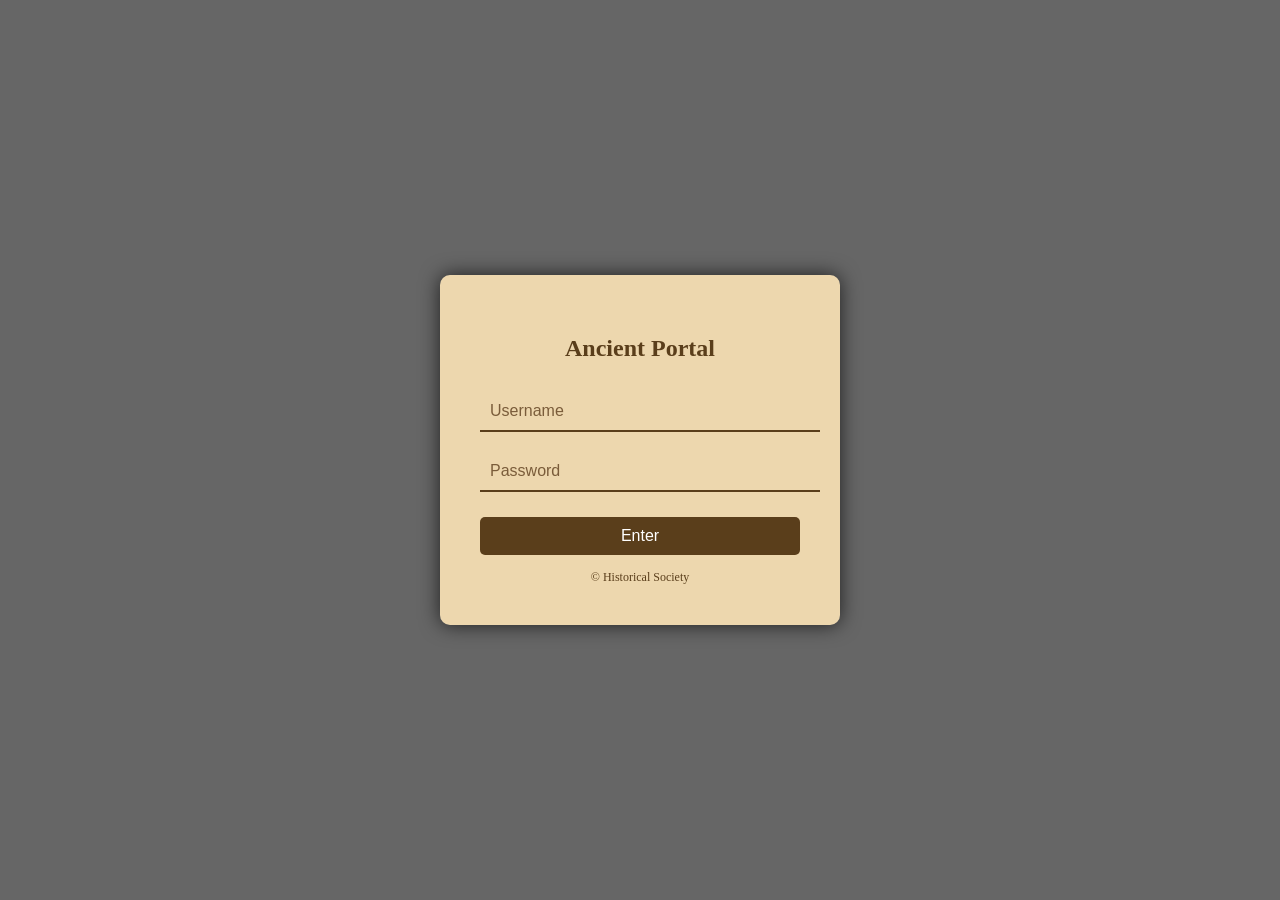
<file: planet-picker/loging1.html>
<!DOCTYPE html>
<html lang="en">
<head>
<meta charset="UTF-8">
<meta name="viewport" content="width=device-width, initial-scale=1.0">
<title>Historical Login</title>

<style>
    body {
        margin: 0;
        padding: 0;
        font-family: 'Georgia', serif;
        background: linear-gradient(rgba(0,0,0,0.6), rgba(0,0,0,0.6)),
                    url('https://images.unsplash.com/photo-1524995997946-a1c2e315a42f');
        background-size: cover;
        height: 100vh;
        display: flex;
        align-items: center;
        justify-content: center;
    }

    .login-box {
        background: rgba(245, 222, 179, 0.95);
        padding: 40px;
        border-radius: 10px;
        width: 320px;
        box-shadow: 0 0 20px rgba(0,0,0,0.7);
        text-align: center;
        animation: fadeIn 1.5s ease-in-out;
    }

    h2 {
        margin-bottom: 20px;
        color: #5a3e1b;
    }

    input {
        width: 100%;
        padding: 10px;
        margin: 10px 0;
        border: none;
        border-bottom: 2px solid #5a3e1b;
        background: transparent;
        outline: none;
        font-size: 16px;
    }

    input::placeholder {
        color: #7a5c3a;
    }

    button {
        margin-top: 15px;
        padding: 10px;
        width: 100%;
        border: none;
        background: #5a3e1b;
        color: white;
        font-size: 16px;
        cursor: pointer;
        border-radius: 5px;
        transition: 0.3s;
    }

    button:hover {
        background: #7a5c3a;
        box-shadow: 0 0 10px #7a5c3a;
    }

    .message {
        margin-top: 10px;
        font-size: 14px;
        color: red;
    }

    @keyframes fadeIn {
        from {
            opacity: 0;
            transform: translateY(-30px);
        }
        to {
            opacity: 1;
            transform: translateY(0);
        }
    }

    .footer {
        margin-top: 15px;
        font-size: 12px;
        color: #5a3e1b;
    }
</style>
</head>

<body>

<div class="login-box">
    <h2>Ancient Portal</h2>

    <input type="text" id="username" placeholder="Username">
    <input type="password" id="password" placeholder="Password">

    <button onclick="login()">Enter</button>

    <div class="message" id="message"></div>

    <div class="footer">© Historical Society</div>
</div>

<script>
function login() {
    let user = document.getElementById("username").value;
    let pass = document.getElementById("password").value;
    let msg = document.getElementById("message");

    if (user === "" || pass === "") {
        msg.style.color = "red";
        msg.innerText = "All fields are required!";
    } 
    else if (user === "admin" && pass === "1234") {
        msg.style.color = "green";
        msg.innerText = "Access Granted!";
    } 
    else {
        msg.style.color = "red";
        msg.innerText = "Invalid Credentials!";
    }
}
</script>

</body>
</html>
</file>
<file: super_car_race/style.css>
* {
  margin: 0;
  padding: 0;
  box-sizing: border-box;
}

body {
  background:
    radial-gradient(circle at top, #1a2a6c 0%, #0b1026 35%, #02040a 100%);
  font-family: Arial, sans-serif;
  overflow: hidden;
  color: white;
}

.game-wrapper {
  width: 480px;
  margin: 10px auto;
  position: relative;
}

canvas {
  display: block;
  width: 480px;
  height: 800px;
  border: 4px solid #00eaff;
  border-radius: 18px;
  box-shadow:
    0 0 20px #00eaff,
    0 0 40px rgba(0, 234, 255, 0.4),
    0 0 80px rgba(0, 234, 255, 0.2);
  background: #111;
}

.hud {
  display: flex;
  justify-content: space-between;
  gap: 8px;
  margin-bottom: 10px;
  flex-wrap: wrap;
}

.hud-box {
  flex: 1;
  min-width: 100px;
  text-align: center;
  padding: 10px;
  border-radius: 12px;
  background: rgba(0, 0, 0, 0.45);
  border: 1px solid rgba(0, 234, 255, 0.4);
  box-shadow: 0 0 12px rgba(0, 234, 255, 0.2);
  font-weight: bold;
}

.health-bar-wrap {
  width: 100%;
  height: 18px;
  background: rgba(255,255,255,0.1);
  border-radius: 999px;
  overflow: hidden;
  margin-bottom: 10px;
  border: 1px solid rgba(255,255,255,0.2);
}

.health-bar {
  width: 100%;
  height: 100%;
  background: linear-gradient(90deg, #00ff87, #ffe600, #ff4747);
  transition: width 0.2s;
}

.overlay {
  position: absolute;
  inset: 78px 0 0 0;
  display: none;
  align-items: center;
  justify-content: center;
  flex-direction: column;
  background: rgba(0, 0, 0, 0.72);
  border-radius: 18px;
  text-align: center;
  z-index: 20;
  padding: 20px;
}

.overlay.show {
  display: flex;
}

.overlay h1 {
  font-size: 42px;
  margin-bottom: 18px;
  text-shadow: 0 0 18px #00eaff;
}

.overlay p {
  font-size: 20px;
  margin-bottom: 10px;
}

button {
  border: none;
  border-radius: 12px;
  cursor: pointer;
  font-weight: bold;
}

.overlay button {
  padding: 14px 30px;
  margin-top: 15px;
  font-size: 20px;
  background: linear-gradient(90deg, #00eaff, #00ff87);
  color: #001018;
  box-shadow: 0 0 20px rgba(0, 234, 255, 0.6);
}

.mobile-controls {
  width: 480px;
  margin: 10px auto;
  display: flex;
  gap: 10px;
}

.mobile-controls button {
  flex: 1;
  padding: 14px;
  font-size: 24px;
  background: rgba(0, 0, 0, 0.55);
  color: white;
  border: 1px solid rgba(0, 234, 255, 0.4);
  box-shadow: 0 0 12px rgba(0, 234, 255, 0.2);
}

.mobile-controls button:active {
  transform: scale(0.96);
}

@media (max-width: 520px) {
  .game-wrapper,
  canvas,
  .mobile-controls {
    width: 100%;
  }

  canvas {
    height: auto;
  }
}
</file>
